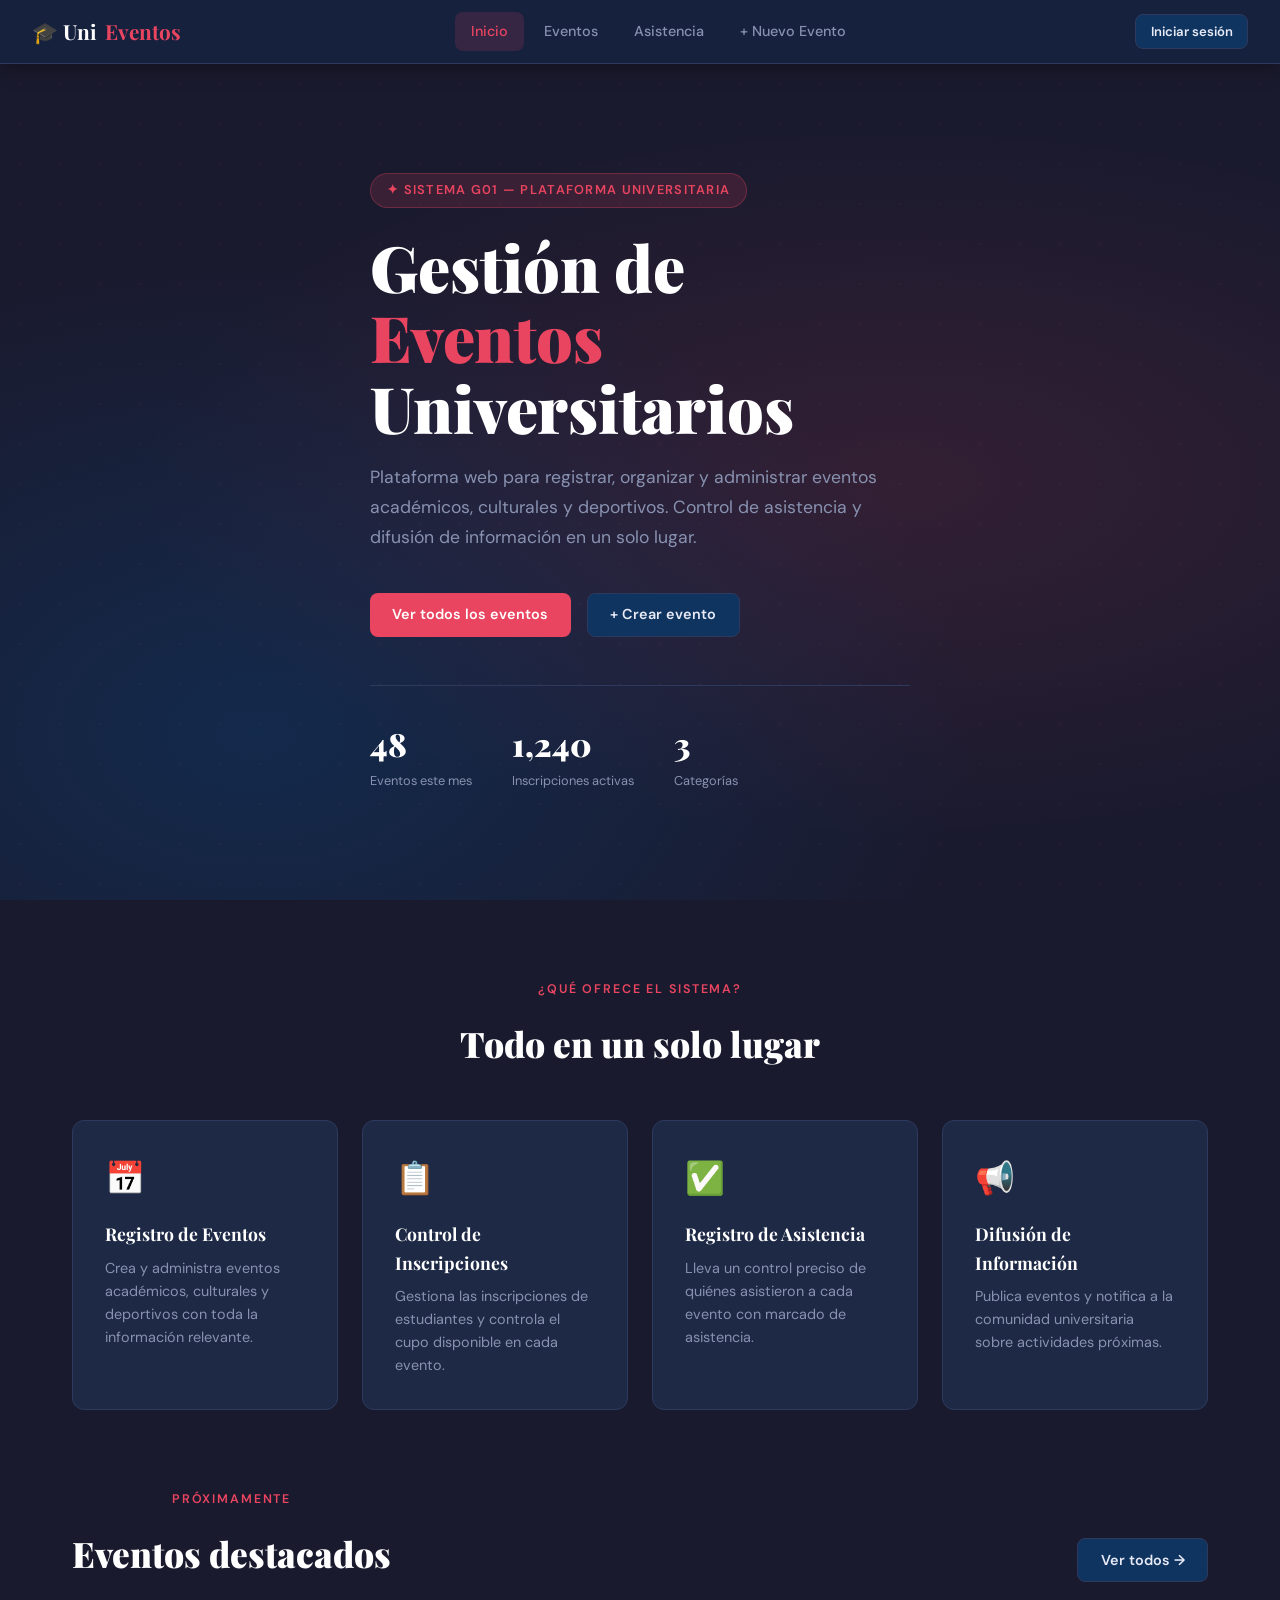
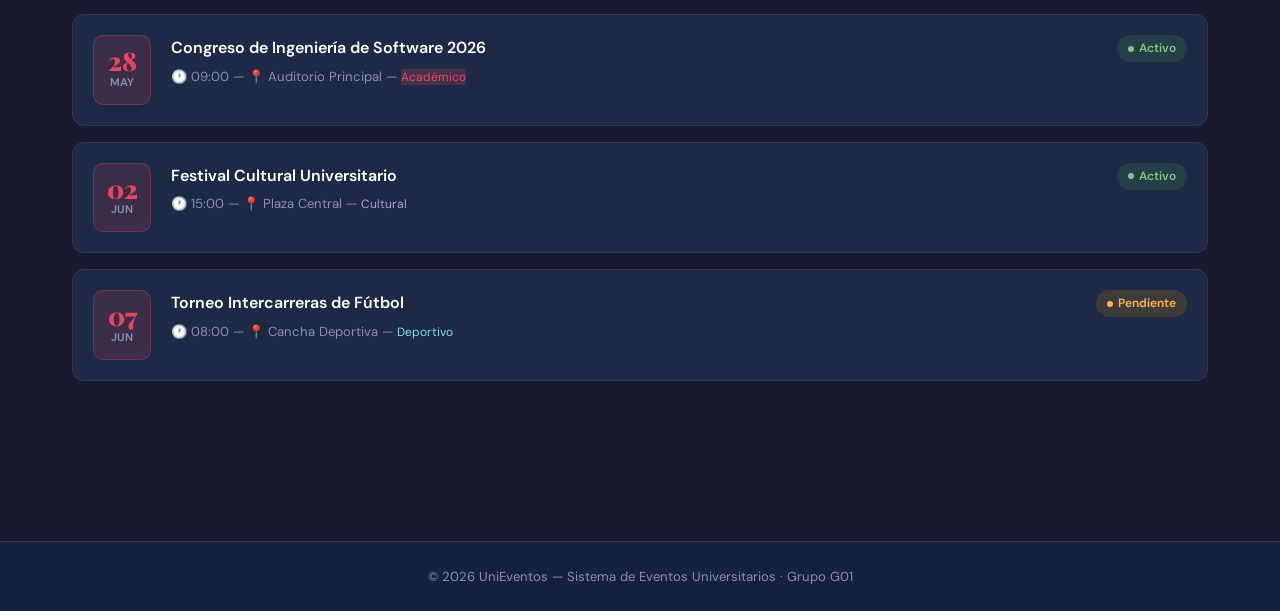
<file: index.html>
<!DOCTYPE html>
<html lang="es">
<head>
  <meta charset="UTF-8" />
  <meta name="viewport" content="width=device-width, initial-scale=1.0" />
  <title>UniEventos — Sistema de Eventos Universitarios</title>
  <link rel="stylesheet" href="css/styles.css" />
  <style>

    /* ===== HERO / PORTADA ===== */
    .hero {
      min-height: calc(100vh - 64px);
      display: flex;
      align-items: center;
      background: radial-gradient(ellipse at 70% 50%, rgba(233,69,96,0.12) 0%, transparent 60%),
                  radial-gradient(ellipse at 20% 80%, rgba(15,52,96,0.6) 0%, transparent 50%),
                  var(--primary);
      position: relative;
      overflow: hidden;
    }

    /* Fondo decorativo */
    .hero::before {
      content: '';
      position: absolute; inset: 0;
      background-image: radial-gradient(circle, rgba(233,69,96,0.06) 1px, transparent 1px);
      background-size: 40px 40px;
      pointer-events: none;
    }

    /* Contenido principal */
    .hero-content {
      max-width: 680px;
      animation: fadeInUp 0.8s ease forwards;
    }

    /* Etiqueta superior */
    .hero-label {
      display: inline-flex; align-items: center; gap: 0.5rem;
      background: rgba(233,69,96,0.15);
      border: 1px solid rgba(233,69,96,0.3);
      padding: 0.4rem 1rem;
      border-radius: 20px;
      font-size: 0.8rem;
      font-weight: 600;
      color: var(--accent);
      text-transform: uppercase;
      letter-spacing: 0.1em;
      margin-bottom: 1.5rem;
    }

    /* Título principal */
    .hero-title {
      font-family: 'Playfair Display', serif;
      font-size: clamp(2.5rem, 6vw, 4rem);
      font-weight: 900;
      line-height: 1.1;
      color: var(--white);
      margin-bottom: 1.25rem;
    }

    .hero-title .accent { color: var(--accent); }

    /* Descripción */
    .hero-description {
      font-size: 1.1rem;
      color: var(--text-muted);
      margin-bottom: 2.5rem;
      line-height: 1.7;
      max-width: 540px;
    }

    /* Botones */
    .hero-cta {
      display: flex;
      gap: 1rem;
      flex-wrap: wrap;
    }

    /* Estadísticas */
    .hero-stats {
      display: flex;
      gap: 2.5rem;
      margin-top: 3rem;
      padding-top: 2rem;
      border-top: 1px solid var(--border);
    }

    .hero-stat-value {
      font-family: 'Playfair Display', serif;
      font-size: 2rem;
      font-weight: 900;
      color: var(--white);
    }

    .hero-stat-label {
      font-size: 0.8rem;
      color: var(--text-muted);
      margin-top: 0.1rem;
    }

    /* ===== SECCIÓN DE CARACTERÍSTICAS ===== */
    .features {
      padding: 5rem 0;
    }

    .section-label {
      text-align: center;
      font-size: 0.78rem;
      font-weight: 600;
      text-transform: uppercase;
      letter-spacing: 0.15em;
      color: var(--accent);
      margin-bottom: 1rem;
    }

    .section-title {
      font-family: 'Playfair Display', serif;
      font-size: 2.2rem;
      font-weight: 900;
      color: var(--white);
      text-align: center;
      margin-bottom: 3rem;
    }

    /* Grid responsive */
    .features-grid {
      display: grid;
      grid-template-columns: repeat(auto-fit, minmax(260px, 1fr));
      gap: 1.5rem;
    }

    /* Tarjetas */
    .feature-card {
      background: var(--card);
      border: 1px solid var(--border);
      border-radius: var(--radius);
      padding: 2rem;
      transition: var(--transition);
    }

    /* Efecto hover */
    .feature-card:hover {
      border-color: var(--accent);
      transform: translateY(-3px);
      box-shadow: 0 12px 30px rgba(0,0,0,0.3);
    }

    .feature-icon {
      font-size: 2rem;
      margin-bottom: 1rem;
      display: block;
    }

    .feature-title {
      font-family: 'Playfair Display', serif;
      font-size: 1.1rem;
      font-weight: 700;
      color: var(--white);
      margin-bottom: 0.5rem;
    }

    .feature-desc {
      font-size: 0.9rem;
      color: var(--text-muted);
      line-height: 1.6;
    }

    /* ===== EVENTOS DESTACADOS ===== */
    .preview-section {
      padding-bottom: 5rem;
    }

    /* Tarjeta de evento */
    .upcoming-event {
      display: flex;
      gap: 1.25rem;
      align-items: flex-start;
      background: var(--card);
      border: 1px solid var(--border);
      border-radius: var(--radius);
      padding: 1.25rem;
      margin-bottom: 1rem;
      text-decoration: none;
      color: inherit;
      transition: var(--transition);
    }

    /* Animación hover */
    .upcoming-event:hover {
      border-color: var(--accent);
      transform: translateX(4px);
    }

    /* Caja de fecha */
    .event-date-box {
      background: rgba(233,69,96,0.15);
      border: 1px solid rgba(233,69,96,0.3);
      border-radius: 10px;
      padding: 0.75rem;
      text-align: center;
      min-width: 58px;
      flex-shrink: 0;
    }

    .date-day {
      font-family: 'Playfair Display', serif;
      font-size: 1.6rem;
      font-weight: 900;
      color: var(--accent);
      line-height: 1;
    }

    .date-month {
      font-size: 0.7rem;
      font-weight: 600;
      text-transform: uppercase;
      color: var(--text-muted);
    }

    .upcoming-info { flex: 1; }

    .upcoming-title {
      font-weight: 600;
      color: var(--white);
      margin-bottom: 0.3rem;
    }

    .upcoming-meta {
      font-size: 0.82rem;
      color: var(--text-muted);
    }

  </style>
</head>

<body>

<!-- ===== BARRA DE NAVEGACIÓN ===== -->
<nav>

  <!-- Logo del sistema -->
  <a href="index.html" class="nav-brand">🎓 Uni<span>Eventos</span></a>

  <!-- Menú principal -->
  <div class="nav-links">
    <a href="index.html" class="active">Inicio</a>
    <a href="eventos.html">Eventos</a>
    <a href="asistencia.html">Asistencia</a>
    <a href="crear-evento.html">+ Nuevo Evento</a>
  </div>

  <!-- Información del usuario -->
  <div class="nav-user"></div>

</nav>

<!-- ===== HERO / PORTADA ===== -->
<section class="hero">

  <div class="container">

    <div class="hero-content">

      <!-- Etiqueta -->
      <div class="hero-label">
        ✦ Sistema G01 — Plataforma Universitaria
      </div>

      <!-- Título principal -->
      <h1 class="hero-title">
        Gestión de<br>
        <span class="accent">Eventos</span><br>
        Universitarios
      </h1>

      <!-- Descripción -->
      <p class="hero-description">
        Plataforma web para registrar, organizar y administrar eventos académicos, culturales y deportivos. 
        Control de asistencia y difusión de información en un solo lugar.
      </p>

      <!-- Botones -->
      <div class="hero-cta">
        <a href="eventos.html" class="btn btn-primary">Ver todos los eventos</a>
        <a href="crear-evento.html" class="btn btn-secondary">+ Crear evento</a>
      </div>

      <!-- Estadísticas -->
      <div class="hero-stats">

        <div>
          <div class="hero-stat-value">48</div>
          <div class="hero-stat-label">Eventos este mes</div>
        </div>

        <div>
          <div class="hero-stat-value">1,240</div>
          <div class="hero-stat-label">Inscripciones activas</div>
        </div>

        <div>
          <div class="hero-stat-value">3</div>
          <div class="hero-stat-label">Categorías</div>
        </div>

      </div>
    </div>
  </div>
</section>

<!-- ===== CARACTERÍSTICAS DEL SISTEMA ===== -->
<section class="features">

  <div class="container">

    <div class="section-label">¿Qué ofrece el sistema?</div>

    <h2 class="section-title">
      Todo en un solo lugar
    </h2>

    <!-- Grid de tarjetas -->
    <div class="features-grid">

      <div class="feature-card">
        <span class="feature-icon">📅</span>
        <div class="feature-title">Registro de Eventos</div>
        <p class="feature-desc">
          Crea y administra eventos académicos, culturales y deportivos con toda la información relevante.
        </p>
      </div>

      <div class="feature-card">
        <span class="feature-icon">📋</span>
        <div class="feature-title">Control de Inscripciones</div>
        <p class="feature-desc">
          Gestiona las inscripciones de estudiantes y controla el cupo disponible en cada evento.
        </p>
      </div>

      <div class="feature-card">
        <span class="feature-icon">✅</span>
        <div class="feature-title">Registro de Asistencia</div>
        <p class="feature-desc">
          Lleva un control preciso de quiénes asistieron a cada evento con marcado de asistencia.
        </p>
      </div>

      <div class="feature-card">
        <span class="feature-icon">📢</span>
        <div class="feature-title">Difusión de Información</div>
        <p class="feature-desc">
          Publica eventos y notifica a la comunidad universitaria sobre actividades próximas.
        </p>
      </div>

    </div>
  </div>
</section>

<!-- ===== EVENTOS DESTACADOS ===== -->
<section class="preview-section">

  <div class="container">

    <!-- Encabezado -->
    <div class="page-header">

      <div>
        <div class="section-label">Próximamente</div>

        <h2 class="section-title" style="text-align:left;margin-bottom:0">
          Eventos destacados
        </h2>
      </div>

      <a href="eventos.html" class="btn btn-secondary">
        Ver todos →
      </a>

    </div>

    <!-- Evento 1 -->
    <a href="evento-detalle.html" class="upcoming-event">

      <div class="event-date-box">
        <div class="date-day">28</div>
        <div class="date-month">May</div>
      </div>

      <div class="upcoming-info">

        <div class="upcoming-title">
          Congreso de Ingeniería de Software 2026
        </div>

        <div class="upcoming-meta">
          🕐 09:00 — 📍 Auditorio Principal —
          <span class="badge-academico" style="font-size:0.75rem">
            Académico
          </span>
        </div>

      </div>

      <span class="status status-activo">Activo</span>

    </a>

    <!-- Evento 2 -->
    <a href="evento-detalle.html" class="upcoming-event">

      <div class="event-date-box">
        <div class="date-day">02</div>
        <div class="date-month">Jun</div>
      </div>

      <div class="upcoming-info">

        <div class="upcoming-title">
          Festival Cultural Universitario
        </div>

        <div class="upcoming-meta">
          🕐 15:00 — 📍 Plaza Central —
          <span style="font-size:0.75rem;color:#b39ddb">
            Cultural
          </span>
        </div>

      </div>

      <span class="status status-activo">Activo</span>

    </a>

    <!-- Evento 3 -->
    <a href="evento-detalle.html" class="upcoming-event">

      <div class="event-date-box">
        <div class="date-day">07</div>
        <div class="date-month">Jun</div>
      </div>

      <div class="upcoming-info">

        <div class="upcoming-title">
          Torneo Intercarreras de Fútbol
        </div>

        <div class="upcoming-meta">
          🕐 08:00 — 📍 Cancha Deportiva —
          <span style="font-size:0.75rem;color:#80deea">
            Deportivo
          </span>
        </div>

      </div>

      <span class="status status-pendiente">Pendiente</span>

    </a>

  </div>
</section>

<!-- ===== PIE DE PÁGINA ===== -->
<footer>
  <div class="container">
    <p>© 2026 UniEventos — Sistema de Eventos Universitarios · Grupo G01</p>
  </div>
</footer>

<!-- Archivo JS -->
<script src="data.js"></script>

<script>

  function irA(url) {

    if (getSesion()) {
      window.location.href = url;
    }

    else {
      window.location.href =
        'login.html?next=' +
        encodeURIComponent(url);
    }
  }

  document.addEventListener('DOMContentLoaded', function() {

    const protectedPages = [
      'eventos.html',
      'crear-evento.html',
      'asistencia.html',
      'evento-detalle.html',
      'editar-evento.html'
    ];

    document.querySelectorAll('a[href]').forEach(function(a) {

      const href = a.getAttribute('href');

      if (protectedPages.some(p => href && href.startsWith(p))) {

        a.addEventListener('click', function(e) {

          if (!getSesion()) {

            e.preventDefault();

            window.location.href =
              'login.html?next=' +
              encodeURIComponent(href);
          }
        });
      }
    });
  });

</script>

</body>
</html>
</file>
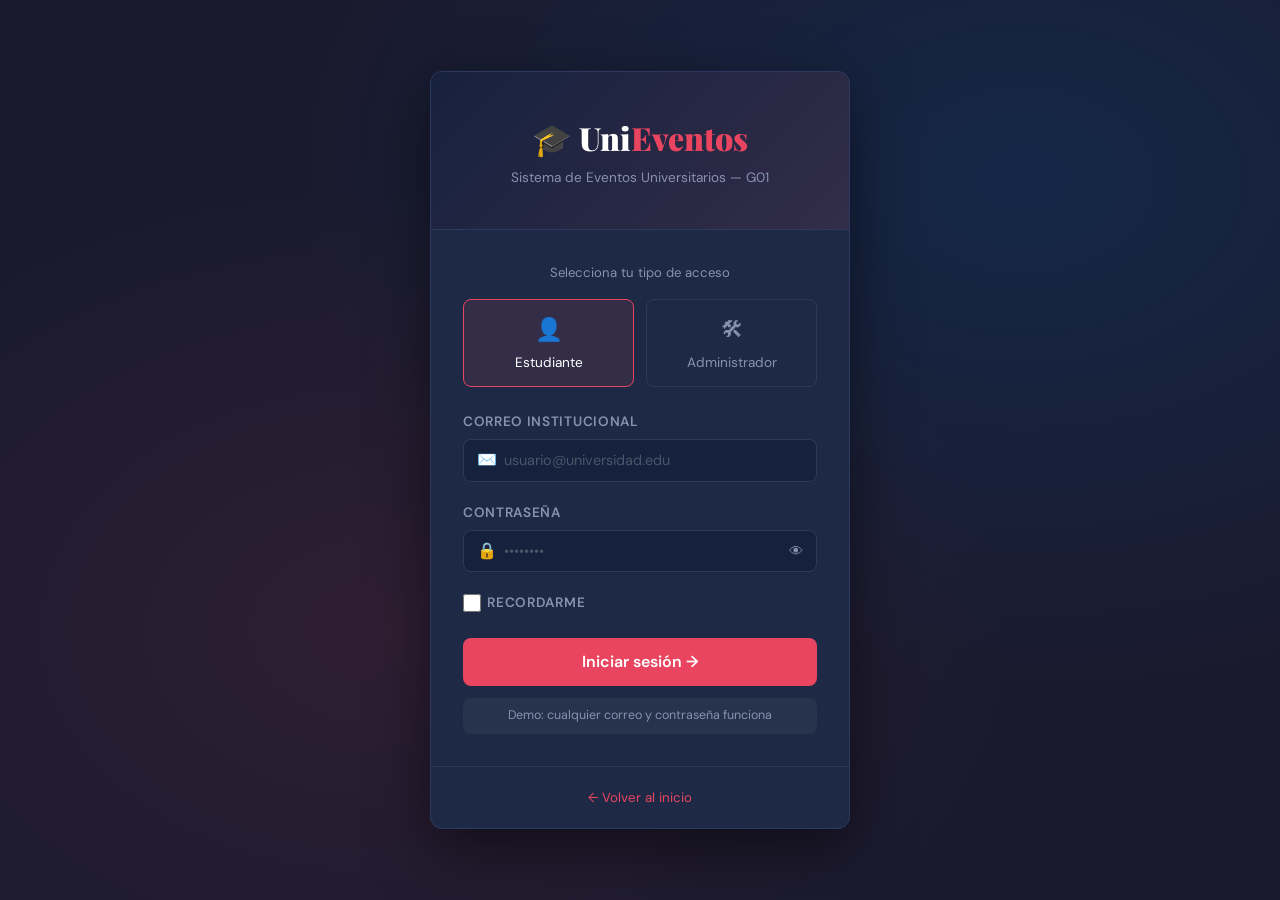
<file: asistencia.html>
<!DOCTYPE html>
<html lang="es">
<head>
  <meta charset="UTF-8" />
  <meta name="viewport" content="width=device-width, initial-scale=1.0" />
  <title>Control de Asistencia — UniEventos</title>
  <link rel="stylesheet" href="css/styles.css" />
  <style>
    .asistencia-header { background:var(--card); border:1px solid var(--border); border-radius:var(--radius); padding:1.5rem; margin-bottom:2rem; display:flex; gap:1.5rem; align-items:center; flex-wrap:wrap; }
    .asistencia-event-name { font-family:'Playfair Display',serif; font-size:1.3rem; font-weight:700; color:var(--white); margin-bottom:0.3rem; }
    .asistencia-counters { display:flex; gap:1.5rem; flex-wrap:wrap; }
    .counter { text-align:center; background:var(--secondary); border:1px solid var(--border); border-radius:var(--radius-sm); padding:0.75rem 1.25rem; min-width:80px; }
    .counter-value { font-family:'Playfair Display',serif; font-size:1.8rem; font-weight:900; color:var(--white); line-height:1; }
    .counter-label { font-size:0.72rem; color:var(--text-muted); margin-top:0.2rem; }
    .counter.present .counter-value { color:var(--success); }
    .counter.absent .counter-value { color:var(--danger); }
  </style>
</head>
<body>

<nav>
  <a href="index.html" class="nav-brand">🎓 Uni<span>Eventos</span></a>
  <div class="nav-links">
    <a href="index.html">Inicio</a>
    <a href="eventos.html">Eventos</a>
    <a href="asistencia.html" class="active">Asistencia</a>
    <a href="crear-evento.html">+ Nuevo Evento</a>
  </div>
  <div class="nav-user"></div>
</nav>

<main class="page">
  <div class="container">

    <div class="breadcrumb">
      <a href="index.html">Inicio</a><span class="sep">›</span>
      <a href="eventos.html">Eventos</a><span class="sep">›</span>
      <span class="current" id="breadNombre">Asistencia</span>
    </div>

    <div class="page-header">
      <div>
        <h1 class="page-title">Control de <span>Asistencia</span></h1>
        <p class="page-subtitle">Marca la asistencia de los inscritos al evento</p>
      </div>
      <div style="display:flex;gap:0.75rem;flex-wrap:wrap">
        <button class="btn btn-secondary" onclick="marcarTodos()">✓ Marcar todos</button>
        <button class="btn btn-secondary" onclick="desmarcarTodos()">✗ Desmarcar todos</button>
        <button class="btn btn-success" onclick="guardarAsistencia()">💾 Guardar asistencia</button>
      </div>
    </div>

    <!-- Selector de evento -->
    <div class="card" style="margin-bottom:1.5rem">
      <div style="display:flex;gap:1rem;align-items:flex-end;flex-wrap:wrap">
        <div class="form-group" style="flex:1;min-width:200px;margin:0">
          <label>Seleccionar evento</label>
          <select class="filter-select" style="width:100%" id="selectorEvento"></select>
        </div>
        <button class="btn btn-primary" onclick="cargarEvento()">Cargar inscritos</button>
      </div>
    </div>

    <!-- Info del evento -->
    <div class="asistencia-header">
      <div style="flex:1;min-width:200px">
        <div class="asistencia-event-name" id="eventoNombre">—</div>
        <div style="font-size:0.85rem;color:var(--text-muted)" id="eventoMeta"></div>
        <div style="margin-top:0.5rem" id="eventoEstado"></div>
      </div>
      <div class="asistencia-counters">
        <div class="counter"><div class="counter-value" id="cTotal">—</div><div class="counter-label">Inscritos</div></div>
        <div class="counter present"><div class="counter-value" id="cPresentes">0</div><div class="counter-label">Presentes</div></div>
        <div class="counter absent"><div class="counter-value" id="cAusentes">0</div><div class="counter-label">Ausentes</div></div>
        <div class="counter"><div class="counter-value" id="cPct">0%</div><div class="counter-label">Asistencia</div></div>
      </div>
    </div>

    <div id="savedAlert" class="alert alert-success" style="display:none">✅ Asistencia guardada exitosamente.</div>

    <div style="display:flex;gap:1rem;margin-bottom:1rem;align-items:center;flex-wrap:wrap">
      <input type="text" class="search-input" placeholder="Buscar por nombre o cédula..." style="max-width:300px" id="searchAsist" />
      <select class="filter-select" id="filterAsist">
        <option value="">Todos</option>
        <option value="present">Solo presentes</option>
        <option value="absent">Solo ausentes</option>
      </select>
    </div>

    <div class="table-wrapper">
      <table id="asistenciaTable">
        <thead>
          <tr>
            <th><input type="checkbox" id="checkAll" onchange="toggleAll(this)" /></th>
            <th>#</th><th>Nombre del estudiante</th><th>Cédula</th><th>Carrera</th><th>Email</th><th>Hora registro</th><th>Asistencia</th>
          </tr>
        </thead>
        <tbody id="asistenciaBody"></tbody>
      </table>
    </div>

    <div style="display:flex;justify-content:flex-end;margin-top:1rem">
      <button class="btn btn-success" onclick="guardarAsistencia()">💾 Guardar asistencia</button>
    </div>

  </div>
</main>

<footer>
  <div class="container"><p>© 2026 UniEventos — Sistema de Eventos Universitarios · Grupo G01</p></div>
</footer>

<script src="data.js"></script>
<script>
  if (!getSesion()) { window.location.replace('login.html'); }
  const estudiantesBase = [
    { id:1, nombre:'Ana Torres Cabrera', cedula:'0105123456', carrera:'Ing. Software', email:'a.torres@ug.edu.ec', hora:'09:05', presente:true },
    { id:2, nombre:'Carlos Mora Vega', cedula:'0102987654', carrera:'Ing. Sistemas', email:'c.mora@ug.edu.ec', hora:'09:12', presente:true },
    { id:3, nombre:'María Ríos López', cedula:'0109876543', carrera:'Ing. Software', email:'m.rios@ug.edu.ec', hora:'—', presente:false },
    { id:4, nombre:'Pedro Lema Castro', cedula:'0106543210', carrera:'Telecomunicaciones', email:'p.lema@ug.edu.ec', hora:'09:20', presente:true },
    { id:5, nombre:'Lucía Pérez Salas', cedula:'0107123789', carrera:'Ing. Software', email:'l.perez@ug.edu.ec', hora:'09:08', presente:true },
    { id:6, nombre:'Roberto Jiménez', cedula:'0103456789', carrera:'Ing. Civil', email:'r.jimenez@ug.edu.ec', hora:'—', presente:false },
    { id:7, nombre:'Valentina Cruz', cedula:'0108765432', carrera:'Ing. Software', email:'v.cruz@ug.edu.ec', hora:'09:15', presente:true },
    { id:8, nombre:'Diego Alvarado', cedula:'0104321678', carrera:'Ing. Sistemas', email:'d.alvarado@ug.edu.ec', hora:'—', presente:false },
    { id:9, nombre:'Sofía Herrera', cedula:'0101234567', carrera:'Ing. Software', email:'s.herrera@ug.edu.ec', hora:'09:03', presente:true },
    { id:10, nombre:'Andrés Muñoz', cedula:'0110987654', carrera:'Telecomunicaciones', email:'a.munoz@ug.edu.ec', hora:'09:22', presente:true },
  ];

  let estudiantes = JSON.parse(JSON.stringify(estudiantesBase));
  let eventoActual = null;

  // Llenar selector
  function poblarSelector() {
    const sel = document.getElementById('selectorEvento');
    const eventos = getEventos();
    sel.innerHTML = eventos.map(e => `<option value="${e.id}">${e.nombre}</option>`).join('');

    const params = new URLSearchParams(window.location.search);
    const urlId = params.get('id');
    if (urlId) sel.value = urlId;
    cargarEvento();
  }

  function cargarEvento() {
    const id = document.getElementById('selectorEvento').value;
    eventoActual = getEvento(id);
    if (!eventoActual) return;

    document.getElementById('breadNombre').textContent = eventoActual.nombre;
    document.getElementById('eventoNombre').textContent = eventoActual.nombre;
    document.getElementById('eventoMeta').innerHTML = `📅 ${formatFecha(eventoActual.fecha)} &nbsp;·&nbsp; 🕐 ${eventoActual.hora_inicio}${eventoActual.hora_fin ? ' — '+eventoActual.hora_fin : ''} &nbsp;·&nbsp; 📍 ${eventoActual.lugar}`;
    const estEl = document.getElementById('eventoEstado');
    const estMap = { activo:'status-activo', pendiente:'status-pendiente', finalizado:'status-finalizado', cancelado:'status-cancelado' };
    const lblMap = { activo:'Activo', pendiente:'Pendiente', finalizado:'Finalizado', cancelado:'Cancelado' };
    estEl.innerHTML = `<span class="status ${estMap[eventoActual.estado]||''}">${lblMap[eventoActual.estado]||eventoActual.estado}</span>`;
    document.getElementById('cTotal').textContent = eventoActual.inscritos;

    // Ajustar lista de estudiantes al cupo
    estudiantes = estudiantesBase.slice(0, Math.min(eventoActual.inscritos, estudiantesBase.length));
    renderTabla(estudiantes);
    updateCounters();
  }

  function renderTabla(data) {
    const tbody = document.getElementById('asistenciaBody');
    tbody.innerHTML = data.map((est, i) => `
      <tr>
        <td><input type="checkbox" ${est.presente?'checked':''} onchange="togglePresente(${est.id},this)" /></td>
        <td>${i+1}</td>
        <td><strong>${est.nombre}</strong></td>
        <td style="font-family:monospace;font-size:0.82rem">${est.cedula}</td>
        <td>${est.carrera}</td>
        <td style="font-size:0.82rem;color:var(--text-muted)">${est.email}</td>
        <td style="font-size:0.85rem">${est.hora}</td>
        <td><span class="status ${est.presente?'status-activo':'status-cancelado'}" id="sb-${est.id}">${est.presente?'✓ Presente':'✗ Ausente'}</span></td>
      </tr>
    `).join('');
    updateCounters();
  }

  function togglePresente(id, cb) {
    const est = estudiantes.find(e => e.id === id);
    est.presente = cb.checked;
    est.hora = cb.checked ? new Date().toLocaleTimeString('es',{hour:'2-digit',minute:'2-digit'}) : '—';
    const sb = document.getElementById('sb-' + id);
    sb.className = 'status ' + (est.presente?'status-activo':'status-cancelado');
    sb.textContent = est.presente ? '✓ Presente' : '✗ Ausente';
    updateCounters();
  }

  function updateCounters() {
    const pres = estudiantes.filter(e => e.presente).length;
    const total = estudiantes.length;
    document.getElementById('cPresentes').textContent = pres;
    document.getElementById('cAusentes').textContent = total - pres;
    document.getElementById('cPct').textContent = total ? Math.round((pres/total)*100)+'%' : '0%';
  }

  function marcarTodos()   { estudiantes.forEach(e => e.presente = true); renderTabla(estudiantes); }
  function desmarcarTodos(){ estudiantes.forEach(e => { e.presente=false; e.hora='—'; }); renderTabla(estudiantes); }
  function toggleAll(cb)   { estudiantes.forEach(e => e.presente = cb.checked); renderTabla(estudiantes); }

  function guardarAsistencia() {
    const al = document.getElementById('savedAlert');
    al.style.display = 'flex';
    window.scrollTo({ top:0, behavior:'smooth' });
    setTimeout(() => al.style.display = 'none', 4000);
  }

  document.getElementById('searchAsist').addEventListener('input', function() {
    const q = this.value.toLowerCase();
    renderTabla(estudiantes.filter(e => e.nombre.toLowerCase().includes(q) || e.cedula.includes(q)));
  });

  document.getElementById('filterAsist').addEventListener('change', function() {
    let f = estudiantes;
    if (this.value === 'present') f = estudiantes.filter(e => e.presente);
    if (this.value === 'absent')  f = estudiantes.filter(e => !e.presente);
    renderTabla(f);
  });

  poblarSelector();
</script>
</body>
</html>
</file>
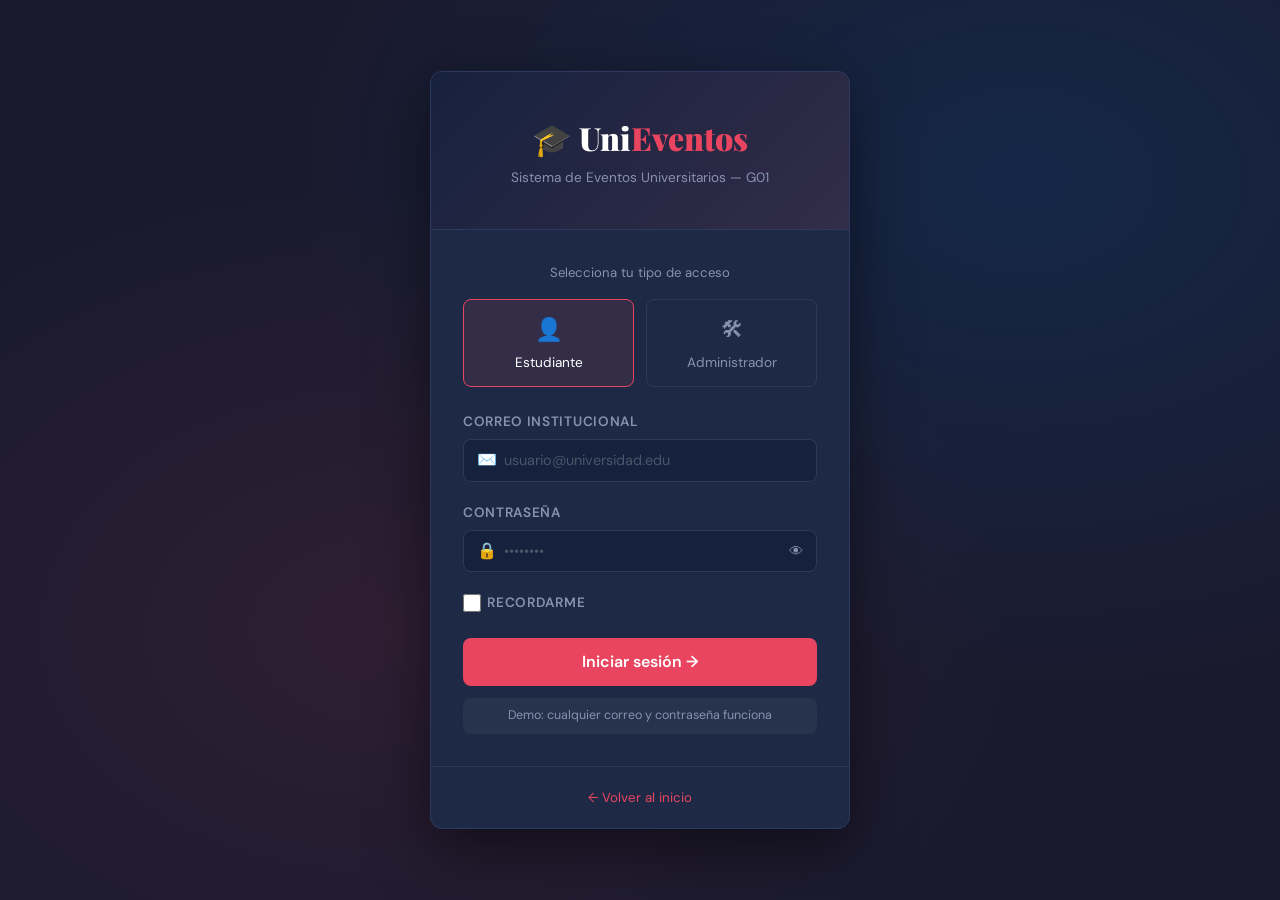
<file: crear-evento.html>
<!DOCTYPE html>
<html lang="es">
<head>
  <meta charset="UTF-8" />
  <meta name="viewport" content="width=device-width, initial-scale=1.0" />
  <title>Crear Evento — UniEventos</title>
  <link rel="stylesheet" href="css/styles.css" />
</head>
<body>

<nav>
  <a href="index.html" class="nav-brand">🎓 Uni<span>Eventos</span></a>
  <div class="nav-links">
    <a href="index.html">Inicio</a>
    <a href="eventos.html">Eventos</a>
    <a href="asistencia.html">Asistencia</a>
    <a href="crear-evento.html" class="active">+ Nuevo Evento</a>
  </div>
  <div class="nav-user"></div>
</nav>

<main class="page">
  <div class="container" style="max-width:800px">

    <div class="breadcrumb">
      <a href="index.html">Inicio</a><span class="sep">›</span>
      <a href="eventos.html">Eventos</a><span class="sep">›</span>
      <span class="current">Crear Evento</span>
    </div>

    <div class="page-header">
      <div>
        <h1 class="page-title">Crear <span>Evento</span></h1>
        <p class="page-subtitle">Completa la información del nuevo evento universitario</p>
      </div>
    </div>

    <div class="card" id="formCard">
      <form id="createForm" novalidate>

        <div style="margin-bottom:2rem">
          <h3 style="font-family:'Playfair Display',serif;color:var(--white);margin-bottom:1.25rem;padding-bottom:0.75rem;border-bottom:1px solid var(--border)">📋 Información básica</h3>
          <div class="form-grid">
            <div class="form-group full">
              <label for="nombre">Nombre del evento *</label>
              <input type="text" id="nombre" name="nombre" placeholder="Ej: Congreso de Ingeniería de Software 2026" required />
            </div>
            <div class="form-group full">
              <label for="descripcion">Descripción *</label>
              <textarea id="descripcion" name="descripcion" rows="4" placeholder="Describe el objetivo, contenido y detalles importantes..." required></textarea>
            </div>
            <div class="form-group">
              <label for="categoria">Categoría *</label>
              <select id="categoria" name="categoria" required>
                <option value="">Seleccionar categoría</option>
                <option value="academico">Académico</option>
                <option value="cultural">Cultural</option>
                <option value="deportivo">Deportivo</option>
              </select>
            </div>
            <div class="form-group">
              <label for="estado">Estado inicial</label>
              <select id="estado" name="estado">
                <option value="pendiente">Pendiente</option>
                <option value="activo">Activo</option>
              </select>
            </div>
          </div>
        </div>

        <div style="margin-bottom:2rem">
          <h3 style="font-family:'Playfair Display',serif;color:var(--white);margin-bottom:1.25rem;padding-bottom:0.75rem;border-bottom:1px solid var(--border)">📍 Fecha, hora y lugar</h3>
          <div class="form-grid">
            <div class="form-group">
              <label for="fecha">Fecha del evento *</label>
              <input type="date" id="fecha" name="fecha" required />
            </div>
            <div class="form-group">
              <label for="hora_inicio">Hora de inicio *</label>
              <input type="time" id="hora_inicio" name="hora_inicio" required />
            </div>
            <div class="form-group">
              <label for="hora_fin">Hora de finalización</label>
              <input type="time" id="hora_fin" name="hora_fin" />
            </div>
            <div class="form-group">
              <label for="lugar">Lugar / Instalación *</label>
              <input type="text" id="lugar" name="lugar" placeholder="Ej: Auditorio Principal" required />
            </div>
            <div class="form-group full">
              <label for="direccion">Dirección o referencia</label>
              <input type="text" id="direccion" name="direccion" placeholder="Ej: Edificio A, piso 2" />
            </div>
          </div>
        </div>

        <div style="margin-bottom:2rem">
          <h3 style="font-family:'Playfair Display',serif;color:var(--white);margin-bottom:1.25rem;padding-bottom:0.75rem;border-bottom:1px solid var(--border)">👥 Inscripciones</h3>
          <div class="form-grid">
            <div class="form-group">
              <label for="cupo">Cupo máximo *</label>
              <input type="number" id="cupo" name="cupo" placeholder="Ej: 100" min="1" required />
            </div>
            <div class="form-group">
              <label for="costo">Costo de inscripción</label>
              <input type="text" id="costo" name="costo" placeholder="Gratuito / $5.00" />
            </div>
            <div class="form-group full">
              <label for="requisitos">Requisitos para participar</label>
              <textarea id="requisitos" name="requisitos" rows="3" placeholder="Ej: Ser estudiante activo, presentar cédula..."></textarea>
            </div>
          </div>
        </div>

        <div style="margin-bottom:2rem">
          <h3 style="font-family:'Playfair Display',serif;color:var(--white);margin-bottom:1.25rem;padding-bottom:0.75rem;border-bottom:1px solid var(--border)">📞 Contacto del organizador</h3>
          <div class="form-grid">
            <div class="form-group">
              <label for="organizador">Nombre del organizador *</label>
              <input type="text" id="organizador" name="organizador" placeholder="Ej: Facultad de Ingeniería" required />
            </div>
            <div class="form-group">
              <label for="telefono">Teléfono de contacto</label>
              <input type="tel" id="telefono" name="telefono" placeholder="+593 99 000 0000" />
            </div>
            <div class="form-group">
              <label for="email_contacto">Email de contacto</label>
              <input type="email" id="email_contacto" name="email_contacto" placeholder="evento@universidad.edu" />
            </div>
          </div>
        </div>

        <div class="form-actions">
          <a href="eventos.html" class="btn btn-secondary">Cancelar</a>
          <button type="button" class="btn btn-secondary" onclick="limpiar()">🗑 Limpiar</button>
          <button type="submit" class="btn btn-primary">✓ Crear Evento</button>
        </div>
      </form>
    </div>

    <div id="successMsg" style="display:none" class="card">
      <div style="text-align:center;padding:2rem">
        <div style="font-size:3rem;margin-bottom:1rem">🎉</div>
        <h2 style="font-family:'Playfair Display',serif;color:var(--white);margin-bottom:0.5rem">¡Evento creado!</h2>
        <p style="color:var(--text-muted);margin-bottom:1.5rem">El evento fue registrado exitosamente.</p>
        <div style="display:flex;gap:1rem;justify-content:center;flex-wrap:wrap">
          <a href="eventos.html" class="btn btn-secondary">Ver todos los eventos</a>
          <a id="btnVerEvento" href="evento-detalle.html" class="btn btn-primary">Ver evento creado</a>
          <button class="btn btn-secondary" onclick="crearOtro()">+ Crear otro evento</button>
        </div>
      </div>
    </div>

  </div>
</main>

<footer>
  <div class="container"><p>© 2026 UniEventos — Sistema de Eventos Universitarios · Grupo G01</p></div>
</footer>

<script src="data.js"></script>
<script>
  if (!getSesion()) { window.location.replace('login.html'); }
  document.getElementById('createForm').addEventListener('submit', function(e) {
    e.preventDefault();
    let valid = true;
    this.querySelectorAll('[required]').forEach(f => {
      if (!f.value.trim()) { f.style.borderColor = 'var(--danger)'; valid = false; }
      else f.style.borderColor = '';
    });
    if (!valid) return;

    const datos = {
      nombre: document.getElementById('nombre').value.trim(),
      descripcion: document.getElementById('descripcion').value.trim(),
      categoria: document.getElementById('categoria').value,
      estado: document.getElementById('estado').value,
      fecha: document.getElementById('fecha').value,
      hora_inicio: document.getElementById('hora_inicio').value,
      hora_fin: document.getElementById('hora_fin').value,
      lugar: document.getElementById('lugar').value.trim(),
      direccion: document.getElementById('direccion').value.trim(),
      cupo: parseInt(document.getElementById('cupo').value),
      costo: document.getElementById('costo').value.trim() || 'Gratuito',
      requisitos: document.getElementById('requisitos').value.trim(),
      organizador: document.getElementById('organizador').value.trim(),
      telefono: document.getElementById('telefono').value.trim(),
      email_contacto: document.getElementById('email_contacto').value.trim(),
    };

    const nuevoId = guardarEvento(datos);
    document.getElementById('btnVerEvento').href = 'evento-detalle.html?id=' + nuevoId;
    document.getElementById('formCard').style.display = 'none';
    document.getElementById('successMsg').style.display = 'block';
    window.scrollTo({ top: 0, behavior: 'smooth' });
  });

  function limpiar() {
    document.getElementById('createForm').reset();
    document.querySelectorAll('input, select, textarea').forEach(f => f.style.borderColor = '');
  }

  function crearOtro() {
    document.getElementById('formCard').style.display = 'block';
    document.getElementById('successMsg').style.display = 'none';
    limpiar();
    window.scrollTo({ top: 0, behavior: 'smooth' });
  }
</script>
</body>
</html>
</file>
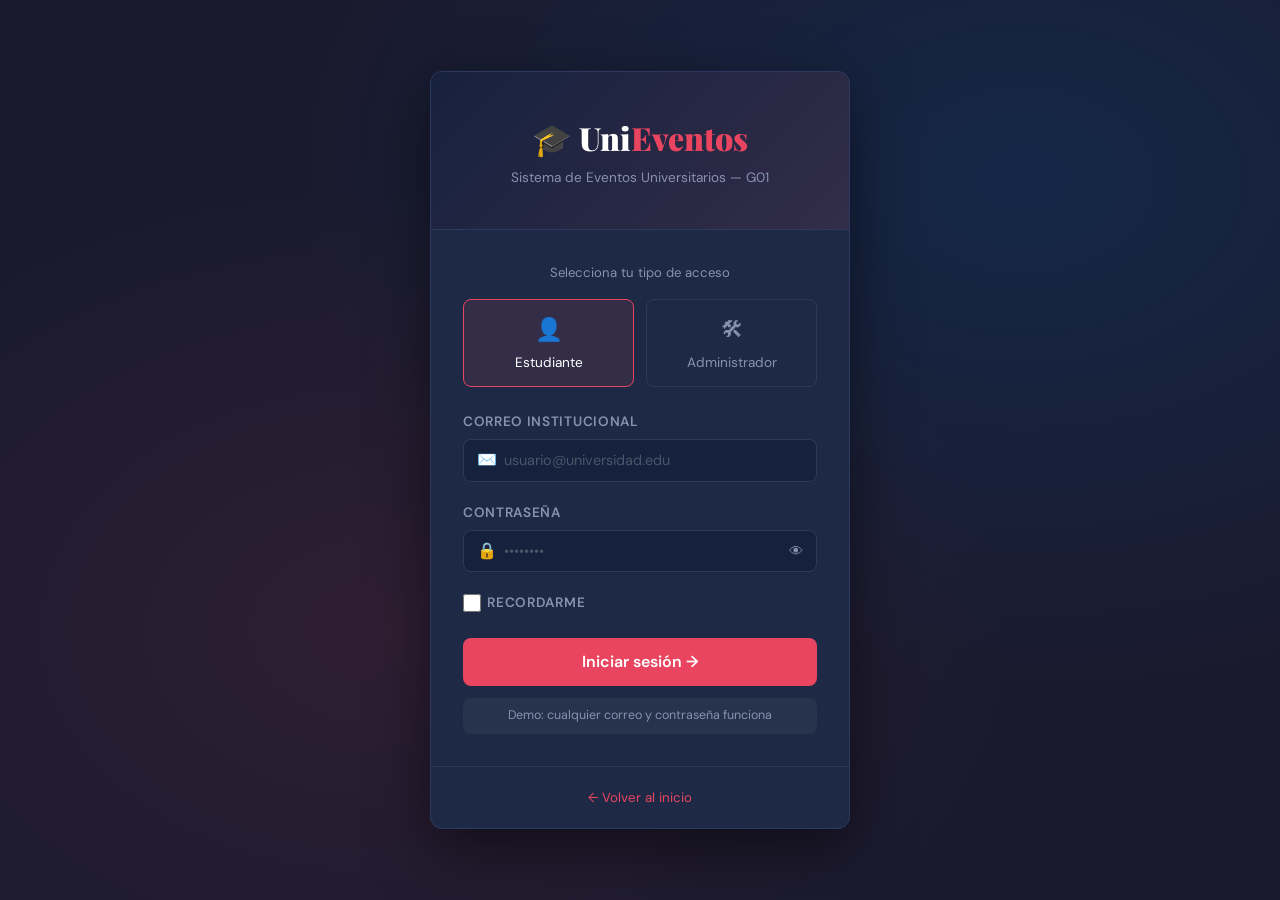
<file: editar-evento.html>
<!DOCTYPE html>
<html lang="es">
<head>
  <meta charset="UTF-8" />
  <meta name="viewport" content="width=device-width, initial-scale=1.0" />
  <title>Editar Evento — UniEventos</title>
  <link rel="stylesheet" href="css/styles.css" />
</head>
<body>

<nav>
  <a href="index.html" class="nav-brand">🎓 Uni<span>Eventos</span></a>
  <div class="nav-links">
    <a href="index.html">Inicio</a>
    <a href="eventos.html" class="active">Eventos</a>
    <a href="asistencia.html">Asistencia</a>
    <a href="crear-evento.html">+ Nuevo Evento</a>
  </div>
  <div class="nav-user"></div>
</nav>

<main class="page">
  <div class="container" style="max-width:800px">

    <div class="breadcrumb">
      <a href="index.html">Inicio</a><span class="sep">›</span>
      <a href="eventos.html">Eventos</a><span class="sep">›</span>
      <span class="current" id="breadNombre">Editar Evento</span>
    </div>

    <div class="page-header">
      <div>
        <h1 class="page-title">Editar <span>Evento</span></h1>
        <p class="page-subtitle">Modifica la información del evento seleccionado</p>
      </div>
      <a id="btnVolver" href="eventos.html" class="btn btn-secondary">← Volver</a>
    </div>

    <div class="alert alert-info" id="alertNombre">ℹ️ Cargando evento...</div>

    <div id="notFound" style="display:none" class="card">
      <div style="text-align:center;padding:2rem;color:var(--text-muted)">
        Evento no encontrado. <a href="eventos.html" style="color:var(--accent)">Volver a eventos</a>
      </div>
    </div>

    <div class="card" id="formCard">
      <form id="editForm" novalidate>
        <input type="hidden" id="eventoId" />

        <div style="margin-bottom:2rem">
          <h3 style="font-family:'Playfair Display',serif;color:var(--white);margin-bottom:1.25rem;padding-bottom:0.75rem;border-bottom:1px solid var(--border)">📋 Información básica</h3>
          <div class="form-grid">
            <div class="form-group full">
              <label for="nombre">Nombre del evento *</label>
              <input type="text" id="nombre" required />
            </div>
            <div class="form-group full">
              <label for="descripcion">Descripción *</label>
              <textarea id="descripcion" rows="4" required></textarea>
            </div>
            <div class="form-group">
              <label for="categoria">Categoría *</label>
              <select id="categoria" required>
                <option value="academico">Académico</option>
                <option value="cultural">Cultural</option>
                <option value="deportivo">Deportivo</option>
              </select>
            </div>
            <div class="form-group">
              <label for="estado">Estado</label>
              <select id="estado">
                <option value="pendiente">Pendiente</option>
                <option value="activo">Activo</option>
                <option value="cancelado">Cancelado</option>
                <option value="finalizado">Finalizado</option>
              </select>
            </div>
          </div>
        </div>

        <div style="margin-bottom:2rem">
          <h3 style="font-family:'Playfair Display',serif;color:var(--white);margin-bottom:1.25rem;padding-bottom:0.75rem;border-bottom:1px solid var(--border)">📍 Fecha, hora y lugar</h3>
          <div class="form-grid">
            <div class="form-group">
              <label for="fecha">Fecha del evento *</label>
              <input type="date" id="fecha" required />
            </div>
            <div class="form-group">
              <label for="hora_inicio">Hora de inicio *</label>
              <input type="time" id="hora_inicio" required />
            </div>
            <div class="form-group">
              <label for="hora_fin">Hora de finalización</label>
              <input type="time" id="hora_fin" />
            </div>
            <div class="form-group">
              <label for="lugar">Lugar / Instalación *</label>
              <input type="text" id="lugar" required />
            </div>
            <div class="form-group full">
              <label for="direccion">Dirección o referencia</label>
              <input type="text" id="direccion" />
            </div>
          </div>
        </div>

        <div style="margin-bottom:2rem">
          <h3 style="font-family:'Playfair Display',serif;color:var(--white);margin-bottom:1.25rem;padding-bottom:0.75rem;border-bottom:1px solid var(--border)">👥 Inscripciones</h3>
          <div class="form-grid">
            <div class="form-group">
              <label for="cupo">Cupo máximo *</label>
              <input type="number" id="cupo" min="1" required />
            </div>
            <div class="form-group">
              <label for="costo">Costo de inscripción</label>
              <input type="text" id="costo" />
            </div>
            <div class="form-group full">
              <label for="requisitos">Requisitos para participar</label>
              <textarea id="requisitos" rows="3"></textarea>
            </div>
          </div>
        </div>

        <div style="margin-bottom:2rem">
          <h3 style="font-family:'Playfair Display',serif;color:var(--white);margin-bottom:1.25rem;padding-bottom:0.75rem;border-bottom:1px solid var(--border)">📞 Contacto del organizador</h3>
          <div class="form-grid">
            <div class="form-group">
              <label for="organizador">Nombre del organizador *</label>
              <input type="text" id="organizador" required />
            </div>
            <div class="form-group">
              <label for="telefono">Teléfono de contacto</label>
              <input type="tel" id="telefono" />
            </div>
            <div class="form-group">
              <label for="email_contacto">Email de contacto</label>
              <input type="email" id="email_contacto" />
            </div>
          </div>
        </div>

        <div class="form-actions">
          <a id="btnCancelar" href="eventos.html" class="btn btn-secondary">Cancelar</a>
          <button type="submit" class="btn btn-primary">💾 Guardar cambios</button>
        </div>
      </form>
    </div>

    <div id="successMsg" style="display:none" class="card">
      <div style="text-align:center;padding:2rem">
        <div style="font-size:3rem;margin-bottom:1rem">✅</div>
        <h2 style="font-family:'Playfair Display',serif;color:var(--white);margin-bottom:0.5rem">¡Cambios guardados!</h2>
        <p style="color:var(--text-muted);margin-bottom:1.5rem">El evento fue actualizado exitosamente.</p>
        <div style="display:flex;gap:1rem;justify-content:center;flex-wrap:wrap">
          <a href="eventos.html" class="btn btn-secondary">Ver todos los eventos</a>
          <a id="btnVerDetalle" href="evento-detalle.html" class="btn btn-primary">Ver evento</a>
        </div>
      </div>
    </div>

  </div>
</main>

<footer>
  <div class="container"><p>© 2026 UniEventos — Sistema de Eventos Universitarios · Grupo G01</p></div>
</footer>

<script src="data.js"></script>
<script>
  if (!getSesion()) { window.location.replace('login.html'); }
  const params = new URLSearchParams(window.location.search);
  const id = params.get('id');
  const ev = id ? getEvento(id) : null;

  if (!ev) {
    document.getElementById('formCard').style.display = 'none';
    document.getElementById('notFound').style.display = 'block';
    document.getElementById('alertNombre').style.display = 'none';
  } else {
    document.getElementById('alertNombre').innerHTML = `ℹ️ Estás editando: <strong>${ev.nombre}</strong>`;
    document.getElementById('breadNombre').textContent = ev.nombre;
    document.getElementById('btnVolver').href = 'evento-detalle.html?id=' + ev.id;
    document.getElementById('btnCancelar').href = 'evento-detalle.html?id=' + ev.id;
    document.getElementById('btnVerDetalle').href = 'evento-detalle.html?id=' + ev.id;

    // Rellenar campos
    document.getElementById('eventoId').value = ev.id;
    document.getElementById('nombre').value = ev.nombre;
    document.getElementById('descripcion').value = ev.descripcion;
    document.getElementById('categoria').value = ev.categoria;
    document.getElementById('estado').value = ev.estado;
    document.getElementById('fecha').value = ev.fecha;
    document.getElementById('hora_inicio').value = ev.hora_inicio;
    document.getElementById('hora_fin').value = ev.hora_fin || '';
    document.getElementById('lugar').value = ev.lugar;
    document.getElementById('direccion').value = ev.direccion || '';
    document.getElementById('cupo').value = ev.cupo;
    document.getElementById('costo').value = ev.costo || '';
    document.getElementById('requisitos').value = ev.requisitos || '';
    document.getElementById('organizador').value = ev.organizador || '';
    document.getElementById('telefono').value = ev.telefono || '';
    document.getElementById('email_contacto').value = ev.email_contacto || '';
  }

  document.getElementById('editForm').addEventListener('submit', function(e) {
    e.preventDefault();
    const datos = {
      id: parseInt(document.getElementById('eventoId').value),
      nombre: document.getElementById('nombre').value.trim(),
      descripcion: document.getElementById('descripcion').value.trim(),
      categoria: document.getElementById('categoria').value,
      estado: document.getElementById('estado').value,
      fecha: document.getElementById('fecha').value,
      hora_inicio: document.getElementById('hora_inicio').value,
      hora_fin: document.getElementById('hora_fin').value,
      lugar: document.getElementById('lugar').value.trim(),
      direccion: document.getElementById('direccion').value.trim(),
      cupo: parseInt(document.getElementById('cupo').value),
      costo: document.getElementById('costo').value.trim(),
      requisitos: document.getElementById('requisitos').value.trim(),
      organizador: document.getElementById('organizador').value.trim(),
      telefono: document.getElementById('telefono').value.trim(),
      email_contacto: document.getElementById('email_contacto').value.trim(),
    };
    guardarEvento(datos);
    document.getElementById('formCard').style.display = 'none';
    document.getElementById('successMsg').style.display = 'block';
    window.scrollTo({ top: 0, behavior: 'smooth' });
  });
</script>
</body>
</html>
</file>
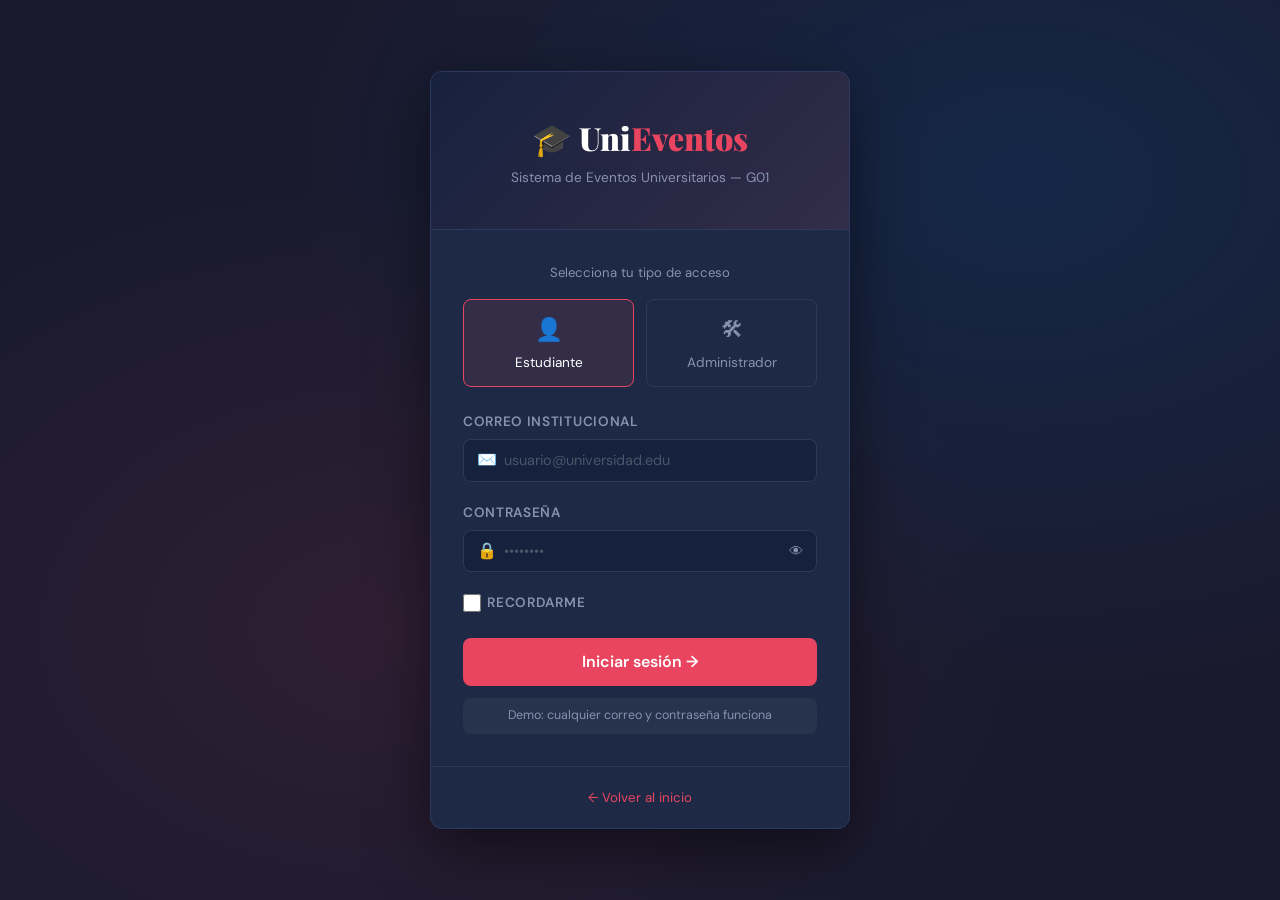
<file: evento-detalle.html>
<!DOCTYPE html>
<html lang="es">
<head>
  <meta charset="UTF-8" />
  <meta name="viewport" content="width=device-width, initial-scale=1.0" />
  <title>Detalle del Evento — UniEventos</title>
  <link rel="stylesheet" href="css/styles.css" />
  <style>
    .event-hero { background:linear-gradient(135deg,var(--secondary) 0%,rgba(233,69,96,0.1) 100%); border:1px solid var(--border); border-radius:var(--radius); padding:2.5rem; margin-bottom:2rem; position:relative; overflow:hidden; }
    .event-hero::before { content:''; position:absolute; right:-50px; top:-50px; width:200px; height:200px; border-radius:50%; background:radial-gradient(circle,rgba(233,69,96,0.1),transparent); }
    .event-hero-top { display:flex; justify-content:space-between; align-items:flex-start; flex-wrap:wrap; gap:1rem; margin-bottom:1.5rem; }
    .event-title-main { font-family:'Playfair Display',serif; font-size:2rem; font-weight:900; color:var(--white); margin:0.75rem 0 0.5rem; line-height:1.2; }
    .event-description { color:var(--text-muted); font-size:0.95rem; line-height:1.7; max-width:700px; }
    .event-info-grid { display:grid; grid-template-columns:repeat(auto-fit,minmax(200px,1fr)); gap:1.5rem; margin-bottom:2rem; }
    .info-box { background:var(--card); border:1px solid var(--border); border-radius:var(--radius); padding:1.25rem; }
    .info-box-label { font-size:0.75rem; font-weight:600; text-transform:uppercase; letter-spacing:0.08em; color:var(--text-muted); margin-bottom:0.5rem; }
    .info-box-value { font-size:1rem; font-weight:600; color:var(--white); }
    .progress-bar-wrap { background:rgba(255,255,255,0.1); border-radius:10px; height:8px; margin-top:0.75rem; overflow:hidden; }
    .progress-bar { height:100%; background:linear-gradient(90deg,var(--accent),var(--accent2)); border-radius:10px; }
    .tabs { display:flex; gap:0.25rem; margin-bottom:1.5rem; border-bottom:1px solid var(--border); }
    .tab-btn { padding:0.7rem 1.25rem; border:none; background:transparent; cursor:pointer; font-family:'DM Sans',sans-serif; font-size:0.9rem; font-weight:500; color:var(--text-muted); border-bottom:2px solid transparent; transition:var(--transition); margin-bottom:-1px; }
    .tab-btn:hover { color:var(--white); }
    .tab-btn.active { color:var(--accent); border-bottom-color:var(--accent); }
    .tab-panel { display:none; }
    .tab-panel.active { display:block; }
  </style>
</head>
<body>

<nav>
  <a href="index.html" class="nav-brand">🎓 Uni<span>Eventos</span></a>
  <div class="nav-links">
    <a href="index.html">Inicio</a>
    <a href="eventos.html" class="active">Eventos</a>
    <a href="asistencia.html">Asistencia</a>
    <a href="crear-evento.html">+ Nuevo Evento</a>
  </div>
  <div class="nav-user"></div>
</nav>

<main class="page">
  <div class="container">

    <div class="breadcrumb">
      <a href="index.html">Inicio</a><span class="sep">›</span>
      <a href="eventos.html">Eventos</a><span class="sep">›</span>
      <span class="current" id="breadNombre">Detalle</span>
    </div>

    <div id="notFound" style="display:none" class="card">
      <div style="text-align:center;padding:2rem;color:var(--text-muted)">
        Evento no encontrado. <a href="eventos.html" style="color:var(--accent)">Volver a eventos</a>
      </div>
    </div>

    <div id="contenido" style="display:none">
      <!-- Hero -->
      <div class="event-hero">
        <div class="event-hero-top">
          <div>
            <span class="event-badge" id="heroBadge"></span>
            <h1 class="event-title-main" id="heroNombre"></h1>
            <p class="event-description" id="heroDesc"></p>
          </div>
          <div style="display:flex;gap:0.75rem;flex-wrap:wrap" id="heroAcciones"></div>
        </div>
        <span class="status" id="heroEstado"></span>
      </div>

      <!-- Info boxes -->
      <div class="event-info-grid">
        <div class="info-box"><div class="info-box-label">📅 Fecha</div><div class="info-box-value" id="infoFecha"></div></div>
        <div class="info-box"><div class="info-box-label">🕐 Horario</div><div class="info-box-value" id="infoHorario"></div></div>
        <div class="info-box"><div class="info-box-label">📍 Lugar</div><div class="info-box-value" id="infoLugar"></div></div>
        <div class="info-box">
          <div class="info-box-label">👥 Inscripciones</div>
          <div class="info-box-value" id="infoInscritos"></div>
          <div class="progress-bar-wrap"><div class="progress-bar" id="infoBar" style="width:0%"></div></div>
        </div>
        <div class="info-box"><div class="info-box-label">👤 Organizador</div><div class="info-box-value" id="infoOrg"></div></div>
        <div class="info-box"><div class="info-box-label">💰 Costo</div><div class="info-box-value" id="infoCosto"></div></div>
      </div>

      <!-- Tabs -->
      <div class="tabs">
        <button class="tab-btn active" onclick="showTab('inscritos',this)">👥 Inscritos</button>
        <button class="tab-btn" onclick="showTab('programa',this)">📋 Programa</button>
        <button class="tab-btn" onclick="showTab('info',this)">ℹ️ Información adicional</button>
      </div>

      <div id="tab-inscritos" class="tab-panel active">
        <div style="display:flex;justify-content:space-between;align-items:center;margin-bottom:1rem;flex-wrap:wrap;gap:0.5rem">
          <input type="text" class="search-input" placeholder="Buscar inscrito..." style="max-width:280px" />
          <div style="display:flex;gap:0.5rem">
            <button class="btn btn-primary btn-sm">+ Inscribir Estudiante</button>
            <button class="btn btn-secondary btn-sm">📥 Exportar</button>
          </div>
        </div>
        <div class="table-wrapper">
          <table>
            <thead><tr><th>#</th><th>Nombre</th><th>Cédula</th><th>Carrera</th><th>Email</th><th>F. Inscripción</th><th>Asistió</th><th>Acciones</th></tr></thead>
            <tbody>
              <tr><td>1</td><td><strong>Ana Torres</strong></td><td>0105XXXXXX</td><td>Ing. Software</td><td>a.torres@ug.edu.ec</td><td>20/05/2026</td><td><span class="status status-activo">Sí</span></td><td><button class="btn btn-danger btn-sm">Cancelar</button></td></tr>
              <tr><td>2</td><td><strong>Carlos Mora</strong></td><td>0102XXXXXX</td><td>Ing. Sistemas</td><td>c.mora@ug.edu.ec</td><td>21/05/2026</td><td><span class="status status-pendiente">Pendiente</span></td><td><button class="btn btn-danger btn-sm">Cancelar</button></td></tr>
              <tr><td>3</td><td><strong>María Ríos</strong></td><td>0109XXXXXX</td><td>Ing. Software</td><td>m.rios@ug.edu.ec</td><td>22/05/2026</td><td><span class="status status-activo">Sí</span></td><td><button class="btn btn-danger btn-sm">Cancelar</button></td></tr>
            </tbody>
          </table>
        </div>
      </div>

      <div id="tab-programa" class="tab-panel">
        <div class="card">
          <h3 style="font-family:'Playfair Display',serif;color:var(--white);margin-bottom:1.5rem">Programa del día</h3>
          <div style="display:flex;flex-direction:column;gap:1rem">
            <div style="display:flex;gap:1rem"><div style="min-width:70px;font-size:0.82rem;color:var(--accent);font-weight:700">09:00</div><div style="flex:1;border-left:2px solid var(--border);padding-left:1rem"><strong style="color:var(--white)">Registro y bienvenida</strong><div style="font-size:0.83rem;color:var(--text-muted)">Hall principal</div></div></div>
            <div style="display:flex;gap:1rem"><div style="min-width:70px;font-size:0.82rem;color:var(--accent);font-weight:700">10:00</div><div style="flex:1;border-left:2px solid var(--border);padding-left:1rem"><strong style="color:var(--white)">Ponencia magistral</strong><div style="font-size:0.83rem;color:var(--text-muted)">Auditorio Principal</div></div></div>
            <div style="display:flex;gap:1rem"><div style="min-width:70px;font-size:0.82rem;color:var(--accent);font-weight:700">12:00</div><div style="flex:1;border-left:2px solid var(--border);padding-left:1rem"><strong style="color:var(--white)">Almuerzo y networking</strong><div style="font-size:0.83rem;color:var(--text-muted)">Cafetería central</div></div></div>
            <div style="display:flex;gap:1rem"><div style="min-width:70px;font-size:0.82rem;color:var(--accent);font-weight:700">14:00</div><div style="flex:1;border-left:2px solid var(--border);padding-left:1rem"><strong style="color:var(--white)">Talleres paralelos</strong><div style="font-size:0.83rem;color:var(--text-muted)">Aulas 201, 202, 203</div></div></div>
            <div style="display:flex;gap:1rem"><div style="min-width:70px;font-size:0.82rem;color:var(--accent);font-weight:700">16:30</div><div style="flex:1;border-left:2px solid var(--border);padding-left:1rem"><strong style="color:var(--white)">Clausura y certificados</strong><div style="font-size:0.83rem;color:var(--text-muted)">Auditorio Principal</div></div></div>
          </div>
        </div>
      </div>

      <div id="tab-info" class="tab-panel">
        <div class="card">
          <div class="form-grid">
            <div class="form-group"><label>Organizador</label><div style="color:var(--white);padding:0.5rem 0" id="tabOrg"></div></div>
            <div class="form-group"><label>Teléfono</label><div style="color:var(--white);padding:0.5rem 0" id="tabTel"></div></div>
            <div class="form-group"><label>Email</label><div style="color:var(--white);padding:0.5rem 0" id="tabEmail"></div></div>
            <div class="form-group"><label>Costo</label><div style="color:var(--white);padding:0.5rem 0" id="tabCosto"></div></div>
            <div class="form-group full"><label>Requisitos</label><div style="color:var(--white);padding:0.5rem 0;line-height:1.7" id="tabReq"></div></div>
          </div>
        </div>
      </div>
    </div>

  </div>
</main>

<!-- Modal Eliminar -->
<div id="modalEliminar" style="display:none;position:fixed;inset:0;background:rgba(0,0,0,0.7);z-index:999;align-items:center;justify-content:center">
  <div style="background:var(--card);border:1px solid var(--border);border-radius:var(--radius);padding:2rem;max-width:400px;width:90%;text-align:center">
    <div style="font-size:2.5rem;margin-bottom:1rem">⚠️</div>
    <h3 style="font-family:'Playfair Display',serif;color:var(--white);margin-bottom:0.5rem">¿Eliminar evento?</h3>
    <p style="color:var(--text-muted);font-size:0.9rem;margin-bottom:1.5rem">Esta acción no se puede deshacer.</p>
    <div style="display:flex;gap:1rem;justify-content:center">
      <button class="btn btn-secondary" onclick="document.getElementById('modalEliminar').style.display='none'">Cancelar</button>
      <button class="btn btn-primary" onclick="confirmarEliminar()">Sí, eliminar</button>
    </div>
  </div>
</div>

<footer>
  <div class="container"><p>© 2026 UniEventos — Sistema de Eventos Universitarios · Grupo G01</p></div>
</footer>

<script src="data.js"></script>
<script>
  if (!getSesion()) { window.location.replace('login.html'); }
  const estadoClase = { activo:'status-activo', pendiente:'status-pendiente', finalizado:'status-finalizado', cancelado:'status-cancelado' };
  const estadoLabel = { activo:'Activo', pendiente:'Pendiente', finalizado:'Finalizado', cancelado:'Cancelado' };
  const badgeClase  = { academico:'badge-academico', cultural:'badge-cultural', deportivo:'badge-deportivo' };
  const catLabel    = { academico:'Académico', cultural:'Cultural', deportivo:'Deportivo' };

  const params = new URLSearchParams(window.location.search);
  const id = params.get('id');
  const ev = id ? getEvento(id) : getEventos()[0]; // fallback al primero si no hay id

  if (!ev) {
    document.getElementById('notFound').style.display = 'block';
  } else {
    document.getElementById('contenido').style.display = 'block';
    document.getElementById('breadNombre').textContent = ev.nombre;
    document.getElementById('heroNombre').textContent = ev.nombre;
    document.getElementById('heroDesc').textContent = ev.descripcion;
    document.getElementById('heroBadge').className = 'event-badge ' + (badgeClase[ev.categoria]||'');
    document.getElementById('heroBadge').textContent = catLabel[ev.categoria]||ev.categoria;
    const est = document.getElementById('heroEstado');
    est.className = 'status ' + (estadoClase[ev.estado]||'');
    est.textContent = estadoLabel[ev.estado]||ev.estado;

    // Acciones
    const acc = document.getElementById('heroAcciones');
    if (ev.estado === 'finalizado') {
      acc.innerHTML = `<a href="asistencia.html?id=${ev.id}" class="btn btn-success">✅ Asistencia</a>
                       <button class="btn btn-danger" onclick="document.getElementById('modalEliminar').style.display='flex'">🗑 Eliminar</button>`;
    } else {
      acc.innerHTML = `<a href="editar-evento.html?id=${ev.id}" class="btn btn-secondary">✏️ Editar</a>
                       <a href="asistencia.html?id=${ev.id}" class="btn btn-success">✅ Asistencia</a>
                       <button class="btn btn-danger" onclick="document.getElementById('modalEliminar').style.display='flex'">🗑 Eliminar</button>`;
    }

    document.getElementById('infoFecha').textContent = formatFecha(ev.fecha);
    document.getElementById('infoHorario').textContent = ev.hora_inicio + (ev.hora_fin ? ' — ' + ev.hora_fin : '');
    document.getElementById('infoLugar').textContent = ev.lugar;
    document.getElementById('infoInscritos').textContent = ev.inscritos + ' / ' + ev.cupo;
    const pct = Math.round((ev.inscritos / ev.cupo) * 100);
    document.getElementById('infoBar').style.width = pct + '%';
    document.getElementById('infoOrg').textContent = ev.organizador || '—';
    document.getElementById('infoCosto').textContent = ev.costo || 'Gratuito';

    document.getElementById('tabOrg').textContent   = ev.organizador || '—';
    document.getElementById('tabTel').textContent   = ev.telefono || '—';
    document.getElementById('tabEmail').textContent = ev.email_contacto || '—';
    document.getElementById('tabCosto').textContent = ev.costo || 'Gratuito';
    document.getElementById('tabReq').textContent   = ev.requisitos || '—';

    // Tab inscritos: actualizar conteo
    document.querySelector('.tab-btn').textContent = '👥 Inscritos (' + ev.inscritos + ')';
  }

  function showTab(name, btn) {
    document.querySelectorAll('.tab-btn').forEach(b => b.classList.remove('active'));
    document.querySelectorAll('.tab-panel').forEach(p => p.classList.remove('active'));
    document.getElementById('tab-' + name).classList.add('active');
    btn.classList.add('active');
  }

  function confirmarEliminar() {
    if (ev) { eliminarEvento(ev.id); window.location.href = 'eventos.html'; }
  }
</script>
</body>
</html>
</file>
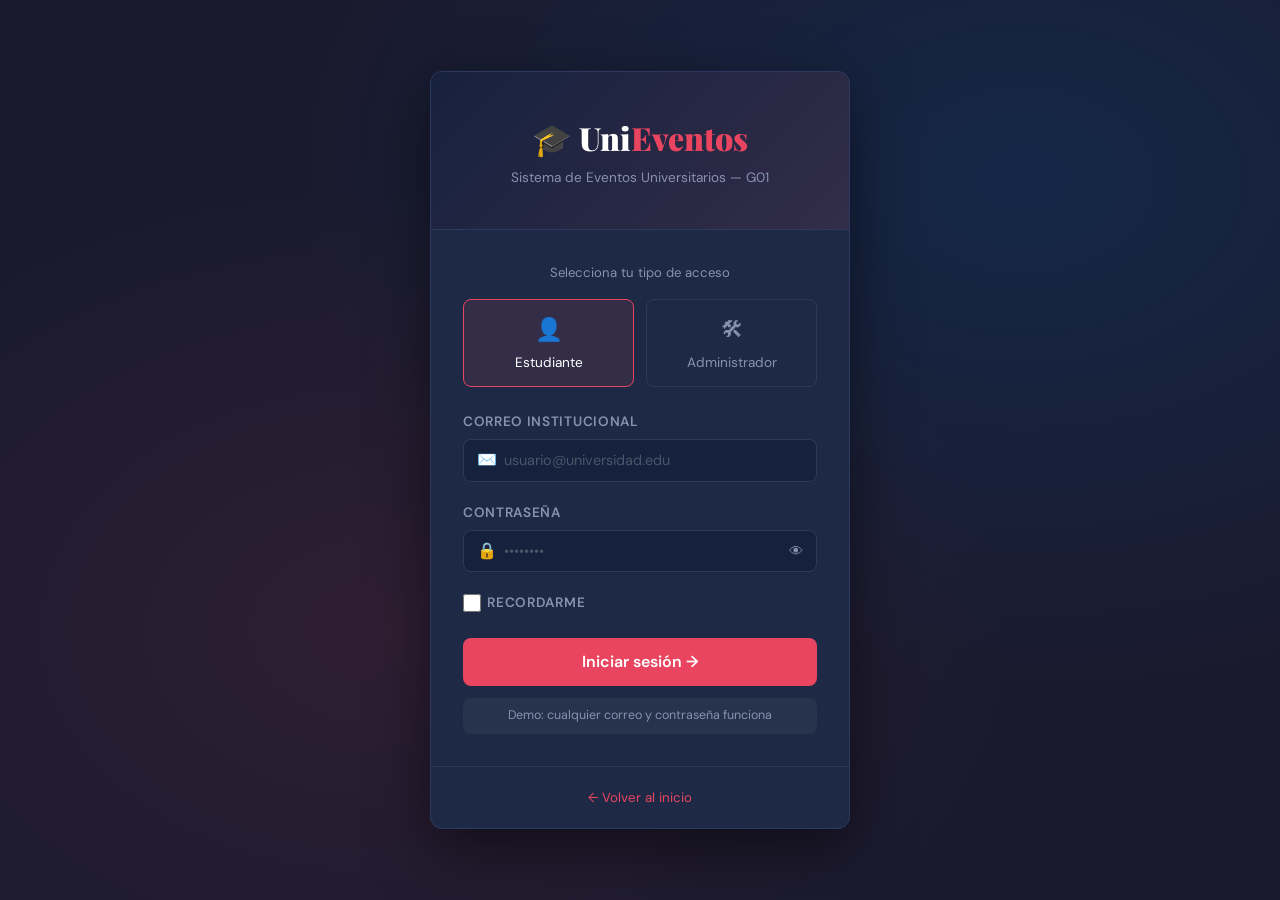
<file: eventos.html>
<!DOCTYPE html>
<html lang="es">
<head>
  <meta charset="UTF-8" />
  <meta name="viewport" content="width=device-width, initial-scale=1.0" />
  <title>Eventos — UniEventos</title>
  <link rel="stylesheet" href="css/styles.css" />
  <style>
    /* ── tarjeta: layout fijo para que los botones siempre queden abajo ── */
    .event-card {
      display: flex !important;
      flex-direction: column !important;
    }
    .event-card-body {
      flex: 1 1 auto;
      padding: 1.25rem;
    }
    /* remove duplicate padding from global styles since we set it here */
    .event-card .event-card-body { padding: 1.25rem; }
    .event-card-footer {
      margin-top: auto;
    }
  </style>
</head>
<body>

<nav>
  <a href="index.html" class="nav-brand">🎓 Uni<span>Eventos</span></a>
  <div class="nav-links">
    <a href="index.html">Inicio</a>
    <a href="eventos.html" class="active">Eventos</a>
    <a href="asistencia.html">Asistencia</a>
    <a href="crear-evento.html">+ Nuevo Evento</a>
  </div>
  <div class="nav-user"></div>
</nav>

<main class="page">
  <div class="container">

    <div class="page-header">
      <div>
        <h1 class="page-title">Todos los <span>Eventos</span></h1>
        <p class="page-subtitle">Gestiona eventos académicos, culturales y deportivos</p>
      </div>
      <a href="crear-evento.html" class="btn btn-primary">+ Nuevo Evento</a>
    </div>

    <!-- Stats (calculados dinámicamente) -->
    <div class="stats-grid" id="statsGrid">
      <div class="stat-card">
        <div class="stat-icon" style="background:rgba(233,69,96,0.15)">📅</div>
        <div class="stat-info">
          <div class="stat-value" id="statTotal">—</div>
          <div class="stat-label">Total Eventos</div>
        </div>
      </div>
      <div class="stat-card">
        <div class="stat-icon" style="background:rgba(76,175,80,0.15)">✅</div>
        <div class="stat-info">
          <div class="stat-value" id="statActivos">—</div>
          <div class="stat-label">Activos</div>
        </div>
      </div>
      <div class="stat-card">
        <div class="stat-icon" style="background:rgba(255,152,0,0.15)">⏳</div>
        <div class="stat-info">
          <div class="stat-value" id="statPendientes">—</div>
          <div class="stat-label">Pendientes</div>
        </div>
      </div>
      <div class="stat-card">
        <div class="stat-icon" style="background:rgba(0,188,212,0.15)">👥</div>
        <div class="stat-info">
          <div class="stat-value" id="statInscritos">—</div>
          <div class="stat-label">Inscripciones</div>
        </div>
      </div>
    </div>

    <!-- Filtros -->
    <div class="filters-bar">
      <input type="text" class="search-input" placeholder="Buscar evento..." id="searchInput" />
      <select class="filter-select" id="filterCategoria">
        <option value="">Todas las categorías</option>
        <option value="academico">Académico</option>
        <option value="cultural">Cultural</option>
        <option value="deportivo">Deportivo</option>
      </select>
      <select class="filter-select" id="filterEstado">
        <option value="">Todos los estados</option>
        <option value="activo">Activo</option>
        <option value="pendiente">Pendiente</option>
        <option value="finalizado">Finalizado</option>
        <option value="cancelado">Cancelado</option>
      </select>
      <div style="display:flex;gap:0.5rem;margin-left:auto">
        <button class="btn btn-secondary btn-sm" id="btnGrid" title="Vista tarjetas" onclick="setView('grid')">▦</button>
        <button class="btn btn-secondary btn-sm" id="btnList" title="Vista tabla" onclick="setView('list')">☰</button>
      </div>
    </div>

    <!-- Vista Tarjetas -->
    <div id="viewGrid" class="events-grid"></div>

    <!-- Vista Tabla -->
    <div id="viewList" style="display:none">
      <div class="table-wrapper">
        <table>
          <thead>
            <tr>
              <th>#</th>
              <th>Nombre del Evento</th>
              <th>Categoría</th>
              <th>Fecha</th>
              <th>Lugar</th>
              <th>Inscritos</th>
              <th>Estado</th>
              <th>Acciones</th>
            </tr>
          </thead>
          <tbody id="tablaBody"></tbody>
        </table>
      </div>
    </div>

    <div id="emptyMsg" style="display:none;text-align:center;padding:3rem;color:var(--text-muted)">
      No se encontraron eventos con ese filtro.
    </div>

  </div>
</main>

<!-- Modal Eliminar -->
<div id="modalEliminar" style="display:none;position:fixed;inset:0;background:rgba(0,0,0,0.7);z-index:999;align-items:center;justify-content:center">
  <div style="background:var(--card);border:1px solid var(--border);border-radius:var(--radius);padding:2rem;max-width:400px;width:90%;text-align:center">
    <div style="font-size:2.5rem;margin-bottom:1rem">⚠️</div>
    <h3 style="font-family:'Playfair Display',serif;color:var(--white);margin-bottom:0.5rem">¿Eliminar evento?</h3>
    <p style="color:var(--text-muted);font-size:0.9rem;margin-bottom:1.5rem">Esta acción no se puede deshacer.</p>
    <div style="display:flex;gap:1rem;justify-content:center">
      <button class="btn btn-secondary" onclick="cerrarModal()">Cancelar</button>
      <button class="btn btn-primary" id="btnConfirmarEliminar">Sí, eliminar</button>
    </div>
  </div>
</div>

<footer>
  <div class="container"><p>© 2026 UniEventos — Sistema de Eventos Universitarios · Grupo G01</p></div>
</footer>

<script src="data.js"></script>
<script>
  // Auth guard
  if (!getSesion()) { window.location.replace('login.html'); }

  let vistaActual = 'grid';

  const badgeClase = { academico: 'badge-academico', cultural: 'badge-cultural', deportivo: 'badge-deportivo' };
  const bannerClase = { academico: 'academico', cultural: 'cultural', deportivo: 'deportivo' };
  const estadoClase = { activo: 'status-activo', pendiente: 'status-pendiente', finalizado: 'status-finalizado', cancelado: 'status-cancelado' };
  const categoriaLabel = { academico: 'Académico', cultural: 'Cultural', deportivo: 'Deportivo' };
  const estadoLabel = { activo: 'Activo', pendiente: 'Pendiente', finalizado: 'Finalizado', cancelado: 'Cancelado' };

  function renderStats(lista) {
    const total = lista.length;
    const activos = lista.filter(e => e.estado === 'activo').length;
    const pendientes = lista.filter(e => e.estado === 'pendiente').length;
    const inscritos = lista.reduce((s, e) => s + (e.inscritos || 0), 0);
    document.getElementById('statTotal').textContent = total;
    document.getElementById('statActivos').textContent = activos;
    document.getElementById('statPendientes').textContent = pendientes;
    document.getElementById('statInscritos').textContent = inscritos.toLocaleString();
  }

  function botonesAccionTarjeta(ev) {
    if (ev.estado === 'finalizado') {
      return `
        <a href="asistencia.html?id=${ev.id}" class="btn btn-success btn-sm" onclick="event.stopPropagation()">Asistencia</a>
        <button class="btn btn-danger btn-sm" onclick="event.stopPropagation();pedirEliminar(${ev.id})">Eliminar</button>
      `;
    }
    return `
      <a href="editar-evento.html?id=${ev.id}" class="btn btn-secondary btn-sm" onclick="event.stopPropagation()">Editar</a>
      <button class="btn btn-danger btn-sm" onclick="event.stopPropagation();pedirEliminar(${ev.id})">Eliminar</button>
    `;
  }

  function renderGrid(lista) {
    const grid = document.getElementById('viewGrid');
    if (!lista.length) { grid.innerHTML = ''; return; }
    grid.innerHTML = lista.map(ev => `
      <a href="evento-detalle.html?id=${ev.id}" class="event-card">
        <div class="event-card-banner ${bannerClase[ev.categoria] || ''}"></div>
        <div class="event-card-body">
          <span class="event-badge ${badgeClase[ev.categoria] || ''}">${categoriaLabel[ev.categoria] || ev.categoria}</span>
          <div class="event-card-title">${ev.nombre}</div>
          <div class="event-meta">
            <div class="event-meta-item">📅 ${formatFecha(ev.fecha)}</div>
            <div class="event-meta-item">🕐 ${ev.hora_inicio}${ev.hora_fin ? ' — ' + ev.hora_fin : ''}</div>
            <div class="event-meta-item">📍 ${ev.lugar}</div>
          </div>
          <span class="status ${estadoClase[ev.estado] || ''}">${estadoLabel[ev.estado] || ev.estado}</span>
        </div>
        <div class="event-card-footer">
          <div class="inscritos-count">Inscritos: <strong>${ev.inscritos} / ${ev.cupo}</strong></div>
          <div style="display:flex;gap:0.4rem">${botonesAccionTarjeta(ev)}</div>
        </div>
      </a>
    `).join('');
  }

  function renderTabla(lista) {
    const tbody = document.getElementById('tablaBody');
    if (!lista.length) { tbody.innerHTML = ''; return; }
    tbody.innerHTML = lista.map((ev, i) => `
      <tr>
        <td style="color:var(--text-muted);font-size:0.8rem">${String(i+1).padStart(3,'0')}</td>
        <td><a href="evento-detalle.html?id=${ev.id}" style="color:var(--accent);text-decoration:none;font-weight:500">${ev.nombre}</a></td>
        <td><span class="event-badge ${badgeClase[ev.categoria] || ''}">${categoriaLabel[ev.categoria] || ev.categoria}</span></td>
        <td>${formatFechaCorta(ev.fecha)}</td>
        <td>${ev.lugar}</td>
        <td>${ev.inscritos} / ${ev.cupo}</td>
        <td><span class="status ${estadoClase[ev.estado] || ''}">${estadoLabel[ev.estado] || ev.estado}</span></td>
        <td class="actions-cell">
          <a href="evento-detalle.html?id=${ev.id}" class="btn btn-secondary btn-sm">Ver</a>
          ${ev.estado !== 'finalizado'
            ? `<a href="editar-evento.html?id=${ev.id}" class="btn btn-warning btn-sm">Editar</a>`
            : `<a href="asistencia.html?id=${ev.id}" class="btn btn-success btn-sm">Asistencia</a>`}
          <button class="btn btn-danger btn-sm" onclick="pedirEliminar(${ev.id})">Eliminar</button>
        </td>
      </tr>
    `).join('');
  }

  function filtrar() {
    const q = document.getElementById('searchInput').value.toLowerCase();
    const cat = document.getElementById('filterCategoria').value;
    const est = document.getElementById('filterEstado').value;
    let lista = getEventos();
    if (q) lista = lista.filter(e => e.nombre.toLowerCase().includes(q) || e.lugar.toLowerCase().includes(q));
    if (cat) lista = lista.filter(e => e.categoria === cat);
    if (est) lista = lista.filter(e => e.estado === est);

    // Stats siempre sobre el total real
    renderStats(getEventos());

    document.getElementById('emptyMsg').style.display = lista.length ? 'none' : 'block';
    renderGrid(lista);
    renderTabla(lista);
  }

  function setView(tipo) {
    vistaActual = tipo;
    document.getElementById('viewGrid').style.display = tipo === 'grid' ? 'grid' : 'none';
    document.getElementById('viewList').style.display = tipo === 'list' ? 'block' : 'none';
    document.getElementById('btnGrid').style.background = tipo === 'grid' ? 'rgba(233,69,96,0.2)' : '';
    document.getElementById('btnList').style.background = tipo === 'list' ? 'rgba(233,69,96,0.2)' : '';
  }

  function pedirEliminar(id) {
    idParaEliminar = id;
    document.getElementById('modalEliminar').style.display = 'flex';
  }

  function cerrarModal() {
    idParaEliminar = null;
    document.getElementById('modalEliminar').style.display = 'none';
  }

  document.getElementById('btnConfirmarEliminar').addEventListener('click', function() {
    if (idParaEliminar) {
      eliminarEvento(idParaEliminar);
      cerrarModal();
      filtrar();
    }
  });

  document.getElementById('searchInput').addEventListener('input', filtrar);
  document.getElementById('filterCategoria').addEventListener('change', filtrar);
  document.getElementById('filterEstado').addEventListener('change', filtrar);

  // Inicializar
  setView('grid');
  filtrar();
</script>
</body>
</html>
</file>
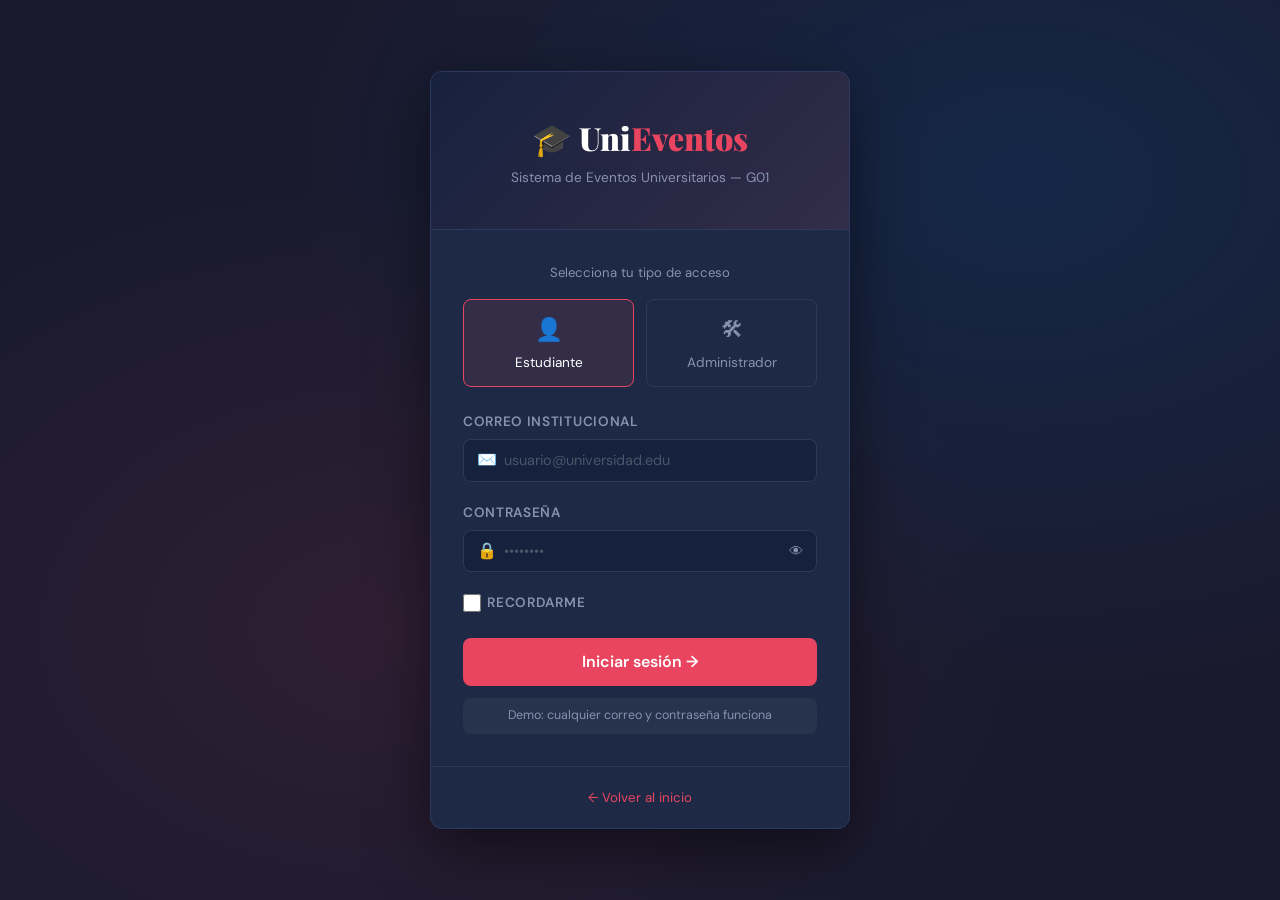
<file: login.html>
<!DOCTYPE html>
<html lang="es">
<head>
  <meta charset="UTF-8" />
  <meta name="viewport" content="width=device-width, initial-scale=1.0" />
  <title>Iniciar Sesión — UniEventos</title>
  <link rel="stylesheet" href="css/styles.css" />
  <style>
    body {
      display: flex; flex-direction: column; min-height: 100vh;
      background: radial-gradient(ellipse at 30% 70%, rgba(233,69,96,0.1) 0%, transparent 50%),
                  radial-gradient(ellipse at 80% 20%, rgba(15,52,96,0.5) 0%, transparent 50%),
                  var(--primary);
    }
    .login-wrapper { flex:1; display:flex; align-items:center; justify-content:center; padding:2rem; }
    .login-box { width:100%; max-width:420px; background:var(--card); border:1px solid var(--border); border-radius:var(--radius); overflow:hidden; box-shadow:0 20px 60px rgba(0,0,0,0.5); animation:fadeInUp 0.5s ease forwards; }
    .login-top { background:linear-gradient(135deg,var(--secondary),rgba(233,69,96,0.1)); padding:2.5rem 2rem; text-align:center; border-bottom:1px solid var(--border); }
    .login-logo { font-family:'Playfair Display',serif; font-size:2rem; font-weight:900; color:var(--white); margin-bottom:0.25rem; }
    .login-logo span { color:var(--accent); }
    .login-subtitle { font-size:0.85rem; color:var(--text-muted); }
    .login-body { padding:2rem; }
    .login-body .form-group { margin-bottom:1.25rem; }
    .input-wrapper { position:relative; }
    .input-icon { position:absolute; left:0.9rem; top:50%; transform:translateY(-50%); font-size:1rem; pointer-events:none; }
    .input-wrapper input { padding-left:2.5rem; }
    .toggle-password { position:absolute; right:0.9rem; top:50%; transform:translateY(-50%); background:none; border:none; cursor:pointer; color:var(--text-muted); font-size:0.9rem; transition:var(--transition); }
    .toggle-password:hover { color:var(--text); }
    .remember-row { display:flex; justify-content:space-between; align-items:center; margin-bottom:1.5rem; font-size:0.85rem; }
    .remember-row label { display:flex; align-items:center; gap:0.4rem; cursor:pointer; }
    .btn-login { width:100%; padding:0.85rem; font-size:1rem; background:var(--accent); color:white; border:none; border-radius:var(--radius-sm); font-family:'DM Sans',sans-serif; font-weight:600; cursor:pointer; transition:var(--transition); }
    .btn-login:hover { background:#c73652; transform:translateY(-1px); box-shadow:0 4px 20px rgba(233,69,96,0.4); }
    .login-footer { text-align:center; padding:1.25rem 2rem; border-top:1px solid var(--border); font-size:0.83rem; color:var(--text-muted); }
    .login-footer a { color:var(--accent); text-decoration:none; }
    .role-selector { display:grid; grid-template-columns:1fr 1fr; gap:0.75rem; margin-bottom:1.5rem; }
    .role-option { border:1px solid var(--border); border-radius:var(--radius-sm); padding:0.75rem; text-align:center; cursor:pointer; transition:var(--transition); font-size:0.85rem; color:var(--text-muted); }
    .role-option:hover { border-color:var(--accent); color:var(--white); }
    .role-option.selected { border-color:var(--accent); background:rgba(233,69,96,0.1); color:var(--white); }
    .role-option .role-icon { font-size:1.4rem; display:block; margin-bottom:0.3rem; }
    .error-msg { background:rgba(233,69,96,0.15); border:1px solid rgba(233,69,96,0.3); border-radius:var(--radius-sm); padding:0.75rem 1rem; font-size:0.85rem; color:#ef9a9a; margin-bottom:1rem; display:none; }
    .hint { font-size:0.78rem; color:var(--text-muted); margin-top:0.75rem; text-align:center; background:rgba(255,255,255,0.04); border-radius:var(--radius-sm); padding:0.5rem; }
  </style>
</head>
<body>

<div class="login-wrapper">
  <div class="login-box">
    <div class="login-top">
      <div class="login-logo">🎓 Uni<span>Eventos</span></div>
      <div class="login-subtitle">Sistema de Eventos Universitarios — G01</div>
    </div>

    <div class="login-body">
      <p style="font-size:0.82rem;color:var(--text-muted);margin-bottom:1rem;text-align:center">Selecciona tu tipo de acceso</p>

      <div class="role-selector">
        <div class="role-option selected" onclick="selectRole(this,'estudiante')">
          <span class="role-icon">👤</span>Estudiante
        </div>
        <div class="role-option" onclick="selectRole(this,'admin')">
          <span class="role-icon">🛠</span>Administrador
        </div>
      </div>

      <div id="errorMsg" class="error-msg">❌ Usuario o contraseña incorrectos.</div>

      <form id="loginForm" novalidate>
        <div class="form-group">
          <label for="usuario">Correo institucional</label>
          <div class="input-wrapper">
            <span class="input-icon">✉️</span>
            <input type="email" id="usuario" placeholder="usuario@universidad.edu" autocomplete="email" />
          </div>
        </div>
        <div class="form-group">
          <label for="password">Contraseña</label>
          <div class="input-wrapper">
            <span class="input-icon">🔒</span>
            <input type="password" id="password" placeholder="••••••••" autocomplete="current-password" />
            <button type="button" class="toggle-password" onclick="togglePwd()">👁</button>
          </div>
        </div>
        <div class="remember-row">
          <label><input type="checkbox" /> Recordarme</label>
        </div>
        <button type="submit" class="btn-login">Iniciar sesión →</button>
      </form>
      <div class="hint">Demo: cualquier correo y contraseña funciona</div>
    </div>

    <div class="login-footer">
      <a href="index.html">← Volver al inicio</a>
    </div>
  </div>
</div>

<script src="data.js"></script>
<script>
  let rolSeleccionado = 'estudiante';

  // Si ya hay sesión, redirigir
  const nextUrl = new URLSearchParams(window.location.search).get('next') || 'index.html';
  if (getSesion()) window.location.href = nextUrl;

  document.getElementById('loginForm').addEventListener('submit', function(e) {
    e.preventDefault();
    const user = document.getElementById('usuario').value.trim();
    const pwd  = document.getElementById('password').value;
    if (!user || !pwd) {
      document.getElementById('errorMsg').style.display = 'block';
      return;
    }
    document.getElementById('errorMsg').style.display = 'none';
    // Extraer nombre del correo (antes del @)
    const nombre = user.split('@')[0].replace(/[._]/g,' ').replace(/\b\w/g, c => c.toUpperCase());
    setSesion({ nombre, correo: user, rol: rolSeleccionado });
    document.querySelector('.btn-login').textContent = '✓ Entrando...';
    setTimeout(() => { window.location.href = nextUrl; }, 700);
  });

  function togglePwd() {
    const inp = document.getElementById('password');
    inp.type = inp.type === 'password' ? 'text' : 'password';
  }

  function selectRole(el, rol) {
    document.querySelectorAll('.role-option').forEach(r => r.classList.remove('selected'));
    el.classList.add('selected');
    rolSeleccionado = rol;
  }
</script>
</body>
</html>
</file>
<file: css/styles.css>
@import url('https://fonts.googleapis.com/css2?family=Playfair+Display:wght@400;700;900&family=DM+Sans:wght@300;400;500;600&display=swap');

:root {
  --primary: #1a1a2e;
  --secondary: #16213e;
  --accent: #e94560;
  --accent2: #f5a623;
  --surface: #0f3460;
  --card: #1e2a45;
  --text: #e8eaf6;
  --text-muted: #8892b0;
  --border: #2d3a5e;
  --success: #4caf50;
  --warning: #ff9800;
  --danger: #e94560;
  --white: #ffffff;
  --radius: 12px;
  --radius-sm: 8px;
  --shadow: 0 8px 32px rgba(0,0,0,0.4);
  --transition: 0.3s cubic-bezier(0.4, 0, 0.2, 1);
}

*, *::before, *::after { box-sizing: border-box; margin: 0; padding: 0; }

body {
  font-family: 'DM Sans', sans-serif;
  background: var(--primary);
  color: var(--text);
  min-height: 100vh;
  line-height: 1.6;
}

/* ── NAV ── */
nav {
  background: var(--secondary);
  border-bottom: 1px solid var(--border);
  padding: 0 2rem;
  display: flex;
  align-items: center;
  justify-content: space-between;
  height: 64px;
  position: sticky;
  top: 0;
  z-index: 100;
  box-shadow: 0 2px 20px rgba(0,0,0,0.4);
}

.nav-brand {
  font-family: 'Playfair Display', serif;
  font-size: 1.3rem;
  font-weight: 700;
  color: var(--white);
  text-decoration: none;
  display: flex;
  align-items: center;
  gap: 0.5rem;
}

.nav-brand span { color: var(--accent); }

.nav-links { display: flex; gap: 0.25rem; align-items: center; }

.nav-links a {
  color: var(--text-muted);
  text-decoration: none;
  padding: 0.5rem 1rem;
  border-radius: var(--radius-sm);
  font-size: 0.9rem;
  font-weight: 500;
  transition: var(--transition);
}

.nav-links a:hover, .nav-links a.active {
  color: var(--white);
  background: rgba(233,69,96,0.15);
}

.nav-links a.active { color: var(--accent); }

.nav-user {
  display: flex;
  align-items: center;
  gap: 0.75rem;
}

.avatar {
  width: 36px; height: 36px;
  border-radius: 50%;
  background: linear-gradient(135deg, var(--accent), var(--accent2));
  display: flex; align-items: center; justify-content: center;
  font-weight: 700; font-size: 0.85rem; color: white;
  cursor: pointer;
}

/* ── LAYOUT ── */
.container { max-width: 1200px; margin: 0 auto; padding: 0 2rem; }
.page { padding: 2.5rem 0; }

/* ── PAGE HEADER ── */
.page-header {
  margin-bottom: 2rem;
  display: flex;
  align-items: flex-end;
  justify-content: space-between;
  flex-wrap: wrap;
  gap: 1rem;
}

.page-title {
  font-family: 'Playfair Display', serif;
  font-size: 2.2rem;
  font-weight: 900;
  color: var(--white);
  line-height: 1.1;
}

.page-title span { color: var(--accent); }
.page-subtitle { color: var(--text-muted); margin-top: 0.3rem; font-size: 0.95rem; }

/* ── BUTTONS ── */
.btn {
  display: inline-flex; align-items: center; gap: 0.4rem;
  padding: 0.6rem 1.4rem;
  border-radius: var(--radius-sm);
  font-family: 'DM Sans', sans-serif;
  font-size: 0.9rem; font-weight: 600;
  cursor: pointer; border: none; text-decoration: none;
  transition: var(--transition);
  white-space: nowrap;
}

.btn-primary { background: var(--accent); color: white; }
.btn-primary:hover { background: #c73652; transform: translateY(-1px); box-shadow: 0 4px 15px rgba(233,69,96,0.4); }

.btn-secondary { background: var(--surface); color: var(--text); border: 1px solid var(--border); }
.btn-secondary:hover { background: var(--card); border-color: var(--accent); color: var(--white); }

.btn-success { background: var(--success); color: white; }
.btn-success:hover { background: #388e3c; transform: translateY(-1px); }

.btn-warning { background: var(--warning); color: white; }
.btn-warning:hover { background: #f57c00; }

.btn-danger { background: transparent; color: var(--danger); border: 1px solid var(--danger); }
.btn-danger:hover { background: var(--danger); color: white; }

.btn-sm { padding: 0.35rem 0.9rem; font-size: 0.82rem; }

/* ── CARDS ── */
.card {
  background: var(--card);
  border: 1px solid var(--border);
  border-radius: var(--radius);
  padding: 1.5rem;
  transition: var(--transition);
}

.card:hover { border-color: rgba(233,69,96,0.4); box-shadow: var(--shadow); }

/* ── EVENT CARDS GRID ── */
.events-grid {
  display: grid;
  grid-template-columns: repeat(auto-fill, minmax(620px, 1fr));
  gap: 1.5rem;
}

.event-card {
  background: var(--card);
  border: 1px solid var(--border);
  border-radius: var(--radius);
  overflow: hidden;
  transition: var(--transition);
  text-decoration: none;
  color: inherit;
  display: block;
}

.event-card:hover {
  transform: translateY(-4px);
  border-color: var(--accent);
  box-shadow: 0 12px 40px rgba(0,0,0,0.4);
}

.event-card-banner {
  height: 8px;
  background: linear-gradient(90deg, var(--accent), var(--accent2));
}

.event-card-banner.cultural { background: linear-gradient(90deg, #7c4dff, #e040fb); }
.event-card-banner.deportivo { background: linear-gradient(90deg, #00bcd4, #4caf50); }
.event-card-banner.academico { background: linear-gradient(90deg, var(--accent), var(--accent2)); }

.event-card-body { padding: 1.25rem; }

.event-badge {
  display: inline-block;
  padding: 0.2rem 0.7rem;
  border-radius: 20px;
  font-size: 0.72rem;
  font-weight: 600;
  text-transform: uppercase;
  letter-spacing: 0.05em;
  margin-bottom: 0.75rem;
}

.badge-academico { background: rgba(233,69,96,0.2); color: var(--accent); }
.badge-cultural { background: rgba(124,77,255,0.2); color: #b39ddb; }
.badge-deportivo { background: rgba(0,188,212,0.2); color: #80deea; }

.event-card-title {
  font-family: 'Playfair Display', serif;
  font-size: 1.15rem;
  font-weight: 700;
  color: var(--white);
  margin-bottom: 0.5rem;
  line-height: 1.3;
}

.event-meta { display: flex; flex-direction: column; gap: 0.3rem; margin-bottom: 1rem; }

.event-meta-item {
  display: flex; align-items: center; gap: 0.4rem;
  font-size: 0.83rem; color: var(--text-muted);
}

.event-meta-item svg { flex-shrink: 0; }

.event-card-footer {
  display: flex; justify-content: space-between; align-items: center;
  padding: 0.75rem 1.25rem;
  background: rgba(0,0,0,0.2);
  border-top: 1px solid var(--border);
}

.inscritos-count { font-size: 0.82rem; color: var(--text-muted); }
.inscritos-count strong { color: var(--accent2); }

/* ── TABLE ── */
.table-wrapper {
  background: var(--card);
  border: 1px solid var(--border);
  border-radius: var(--radius);
  overflow: hidden;
}

table { width: 100%; border-collapse: collapse; }

thead {
  background: rgba(0,0,0,0.3);
}

th {
  padding: 0.9rem 1.25rem;
  text-align: left;
  font-size: 0.78rem;
  font-weight: 600;
  text-transform: uppercase;
  letter-spacing: 0.08em;
  color: var(--text-muted);
  border-bottom: 1px solid var(--border);
}

td {
  padding: 0.9rem 1.25rem;
  font-size: 0.88rem;
  border-bottom: 1px solid rgba(45,58,94,0.5);
  vertical-align: middle;
}

tr:last-child td { border-bottom: none; }
tbody tr:hover { background: rgba(233,69,96,0.05); }

.actions-cell { display: flex; gap: 0.5rem; }

/* ── FORMS ── */
.form-grid {
  display: grid;
  grid-template-columns: repeat(auto-fit, minmax(280px, 1fr));
  gap: 1.5rem;
}

.form-group { display: flex; flex-direction: column; gap: 0.4rem; }
.form-group.full { grid-column: 1 / -1; }

label {
  font-size: 0.85rem;
  font-weight: 600;
  color: var(--text-muted);
  text-transform: uppercase;
  letter-spacing: 0.05em;
}

input, select, textarea {
  background: var(--secondary);
  border: 1px solid var(--border);
  border-radius: var(--radius-sm);
  padding: 0.7rem 1rem;
  color: var(--text);
  font-family: 'DM Sans', sans-serif;
  font-size: 0.9rem;
  transition: var(--transition);
  width: 100%;
}

input:focus, select:focus, textarea:focus {
  outline: none;
  border-color: var(--accent);
  box-shadow: 0 0 0 3px rgba(233,69,96,0.15);
}

input::placeholder, textarea::placeholder { color: #4a5568; }

textarea { resize: vertical; min-height: 100px; }

select option { background: var(--secondary); }

.form-actions {
  display: flex;
  gap: 1rem;
  justify-content: flex-end;
  padding-top: 1rem;
  border-top: 1px solid var(--border);
  margin-top: 0.5rem;
}

/* ── STATS CARDS ── */
.stats-grid {
  display: grid;
  grid-template-columns: repeat(auto-fit, minmax(200px, 1fr));
  gap: 1rem;
  margin-bottom: 2rem;
}

.stat-card {
  background: var(--card);
  border: 1px solid var(--border);
  border-radius: var(--radius);
  padding: 1.25rem 1.5rem;
  display: flex;
  align-items: center;
  gap: 1rem;
}

.stat-icon {
  width: 48px; height: 48px;
  border-radius: 10px;
  display: flex; align-items: center; justify-content: center;
  font-size: 1.4rem;
  flex-shrink: 0;
}

.stat-info { flex: 1; }
.stat-value { font-size: 1.8rem; font-weight: 700; color: var(--white); line-height: 1; }
.stat-label { font-size: 0.8rem; color: var(--text-muted); margin-top: 0.2rem; }

/* ── FILTERS ── */
.filters-bar {
  display: flex;
  gap: 1rem;
  margin-bottom: 1.5rem;
  flex-wrap: wrap;
  align-items: center;
}

.search-input {
  flex: 1; min-width: 200px;
  background: var(--card);
  border: 1px solid var(--border);
  border-radius: var(--radius-sm);
  padding: 0.6rem 1rem 0.6rem 2.5rem;
  color: var(--text);
  font-family: 'DM Sans', sans-serif;
  font-size: 0.9rem;
  background-image: url("data:image/svg+xml,%3Csvg xmlns='http://www.w3.org/2000/svg' width='16' height='16' fill='%238892b0' viewBox='0 0 16 16'%3E%3Cpath d='M11.742 10.344a6.5 6.5 0 1 0-1.397 1.398h-.001c.03.04.062.078.098.115l3.85 3.85a1 1 0 0 0 1.415-1.414l-3.85-3.85a1.007 1.007 0 0 0-.115-.099zm-5.242 1.656a5.5 5.5 0 1 1 0-11 5.5 5.5 0 0 1 0 11z'/%3E%3C/svg%3E");
  background-repeat: no-repeat;
  background-position: 0.75rem center;
}

.search-input:focus { outline: none; border-color: var(--accent); }

.filter-select {
  background: var(--card);
  border: 1px solid var(--border);
  border-radius: var(--radius-sm);
  padding: 0.6rem 1rem;
  color: var(--text);
  font-family: 'DM Sans', sans-serif;
  font-size: 0.88rem;
  cursor: pointer;
}

/* ── ALERTS ── */
.alert {
  padding: 0.85rem 1.25rem;
  border-radius: var(--radius-sm);
  font-size: 0.88rem;
  margin-bottom: 1.5rem;
  display: flex; align-items: center; gap: 0.5rem;
}

.alert-success { background: rgba(76,175,80,0.15); border: 1px solid rgba(76,175,80,0.3); color: #81c784; }
.alert-danger { background: rgba(233,69,96,0.15); border: 1px solid rgba(233,69,96,0.3); color: #ef9a9a; }
.alert-info { background: rgba(33,150,243,0.15); border: 1px solid rgba(33,150,243,0.3); color: #90caf9; }

/* ── STATUS BADGES ── */
.status {
  display: inline-flex; align-items: center; gap: 0.3rem;
  padding: 0.25rem 0.7rem;
  border-radius: 20px;
  font-size: 0.75rem;
  font-weight: 600;
}

.status::before { content: ''; width: 6px; height: 6px; border-radius: 50%; background: currentColor; }

.status-activo { background: rgba(76,175,80,0.15); color: #81c784; }
.status-pendiente { background: rgba(255,152,0,0.15); color: #ffb74d; }
.status-cancelado { background: rgba(233,69,96,0.15); color: #ef9a9a; }
.status-finalizado { background: rgba(96,125,139,0.15); color: #90a4ae; }

/* ── CHECKBOX ── */
input[type="checkbox"] {
  width: 18px; height: 18px;
  accent-color: var(--accent);
  cursor: pointer;
}

/* ── BREADCRUMB ── */
.breadcrumb {
  display: flex; align-items: center; gap: 0.5rem;
  font-size: 0.82rem; color: var(--text-muted);
  margin-bottom: 1.5rem;
}

.breadcrumb a { color: var(--text-muted); text-decoration: none; }
.breadcrumb a:hover { color: var(--accent); }
.breadcrumb .sep { color: var(--border); }
.breadcrumb .current { color: var(--text); }

/* ── FOOTER ── */
footer {
  background: var(--secondary);
  border-top: 1px solid var(--border);
  padding: 1.5rem 2rem;
  text-align: center;
  color: var(--text-muted);
  font-size: 0.82rem;
  margin-top: 4rem;
}

/* ── ANIMATIONS ── */
@keyframes fadeInUp {
  from { opacity: 0; transform: translateY(20px); }
  to { opacity: 1; transform: translateY(0); }
}

.animate { animation: fadeInUp 0.5s ease forwards; }

/* ── RESPONSIVE ── */
@media (max-width: 768px) {
  .nav-links { display: none; }
  .page-header { flex-direction: column; align-items: flex-start; }
  .page-title { font-size: 1.6rem; }
  .form-actions { flex-direction: column; }
  .btn { justify-content: center; }
  .stats-grid { grid-template-columns: repeat(2, 1fr); }
}
</file>
